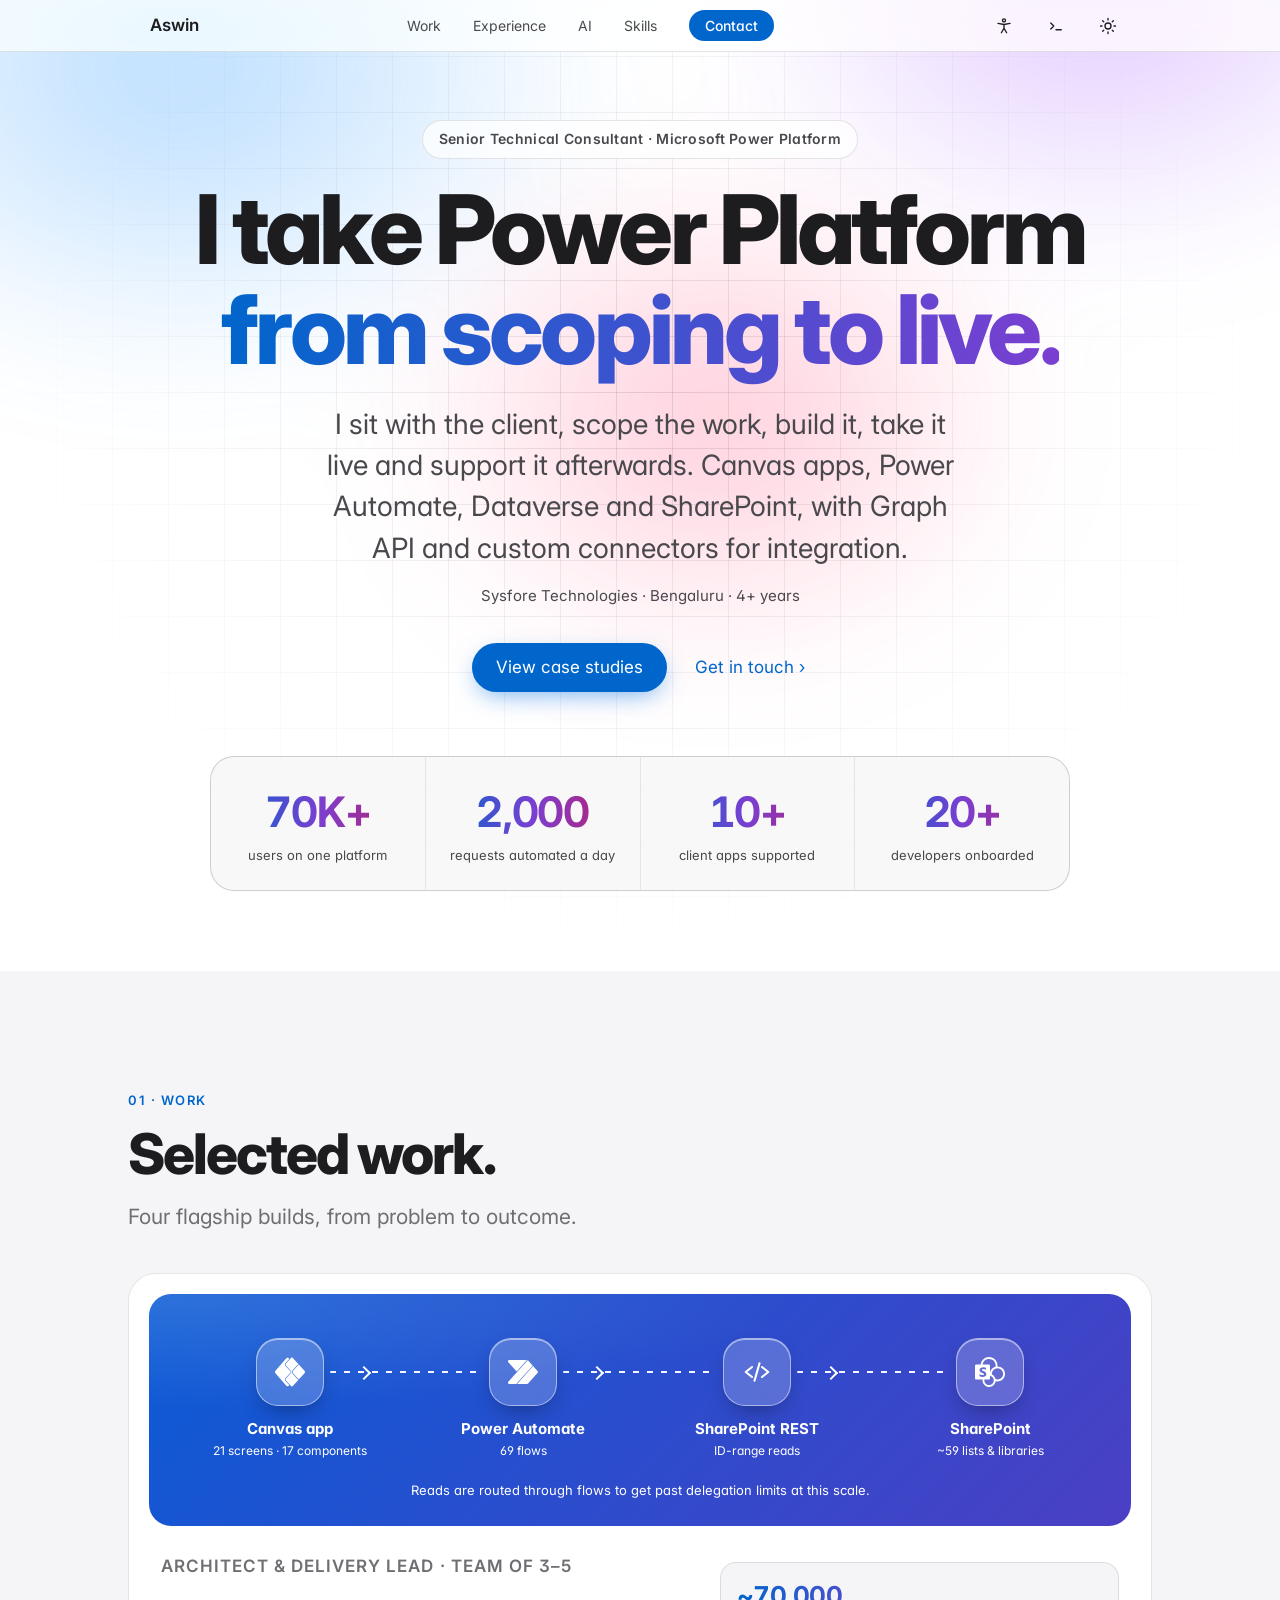
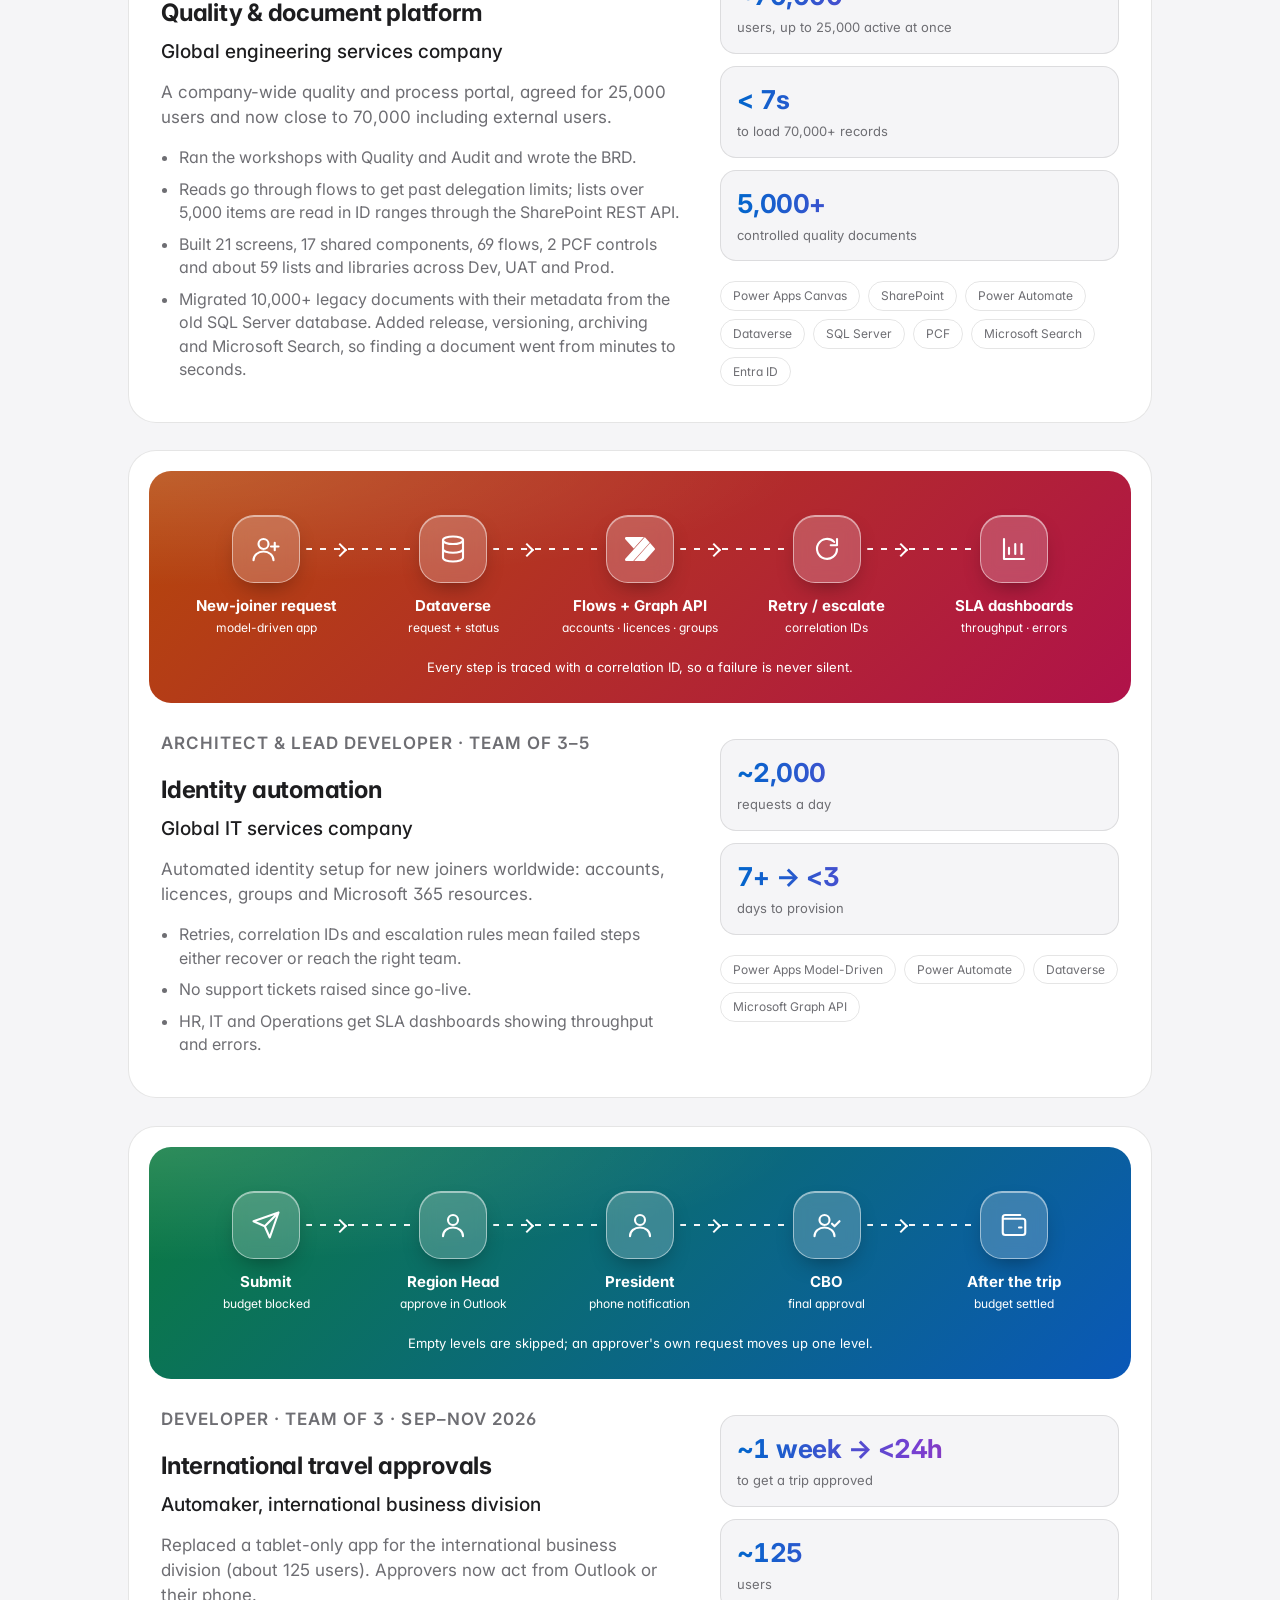
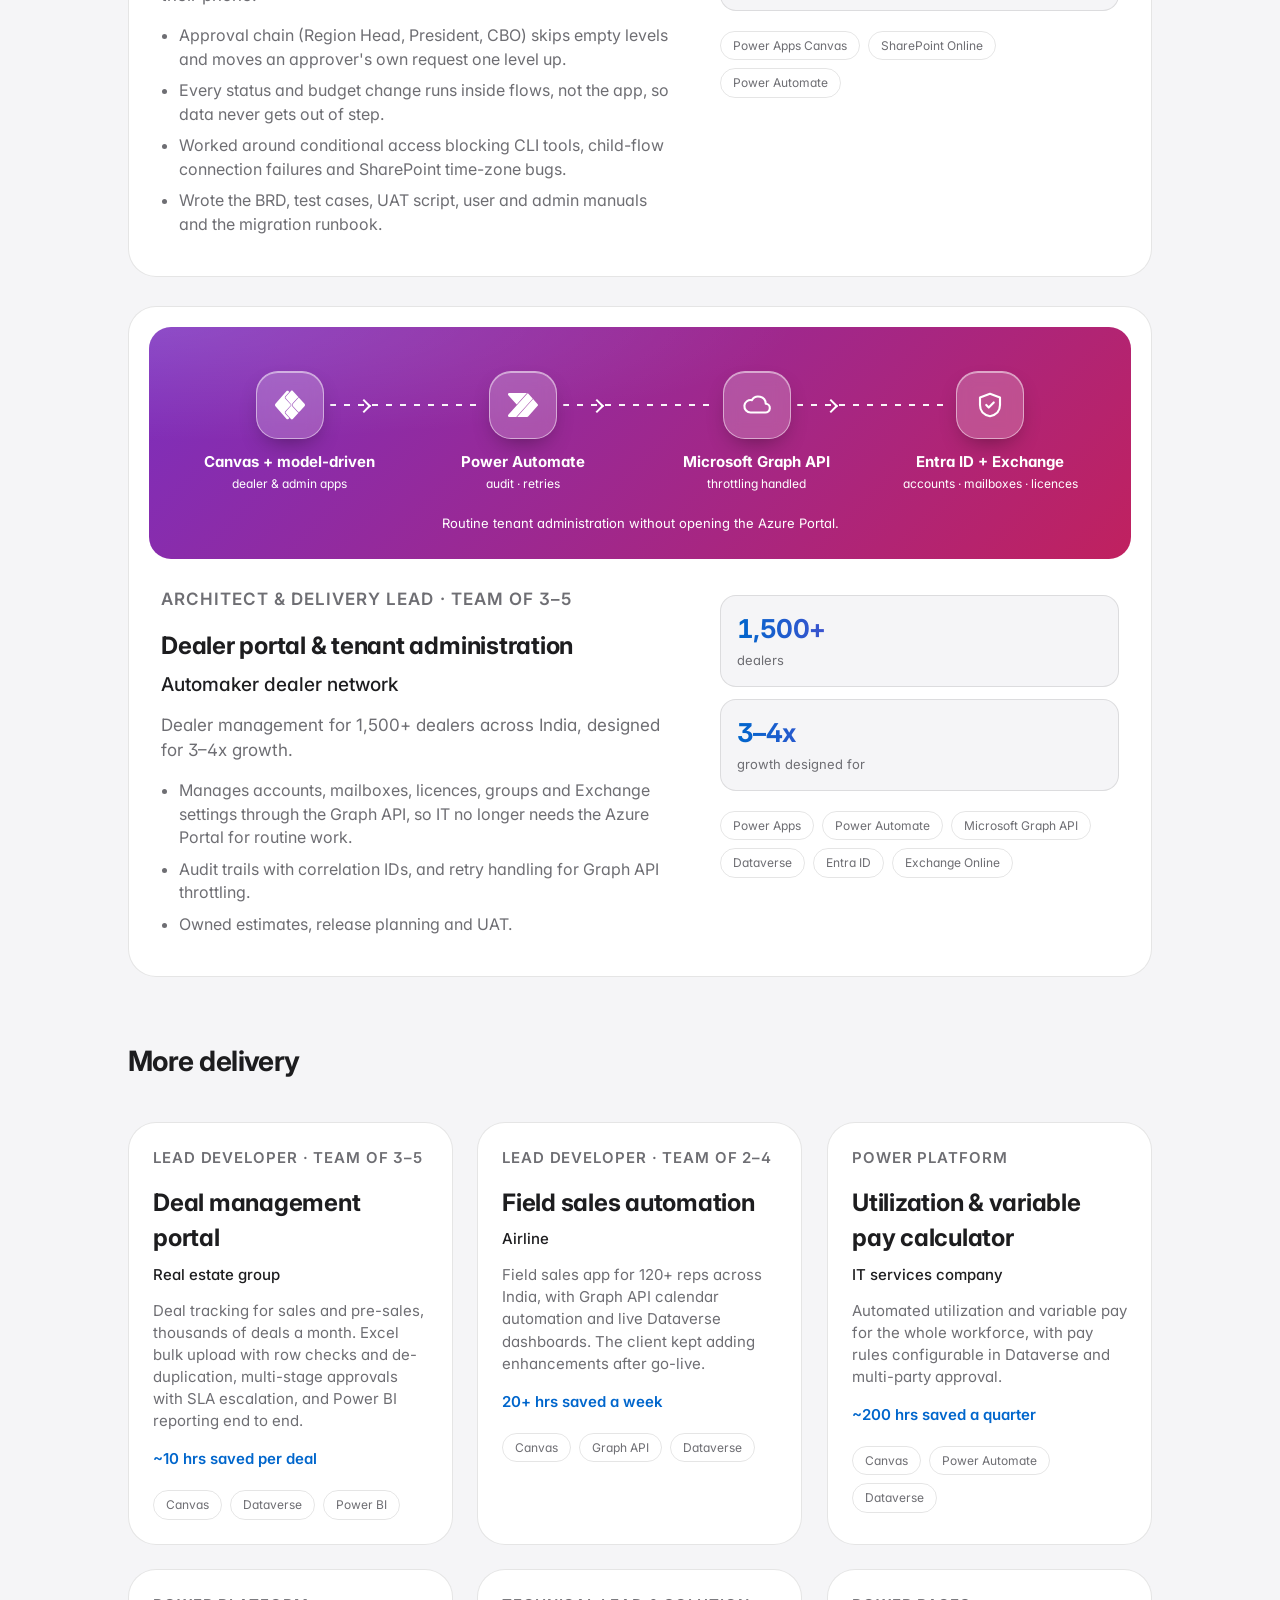
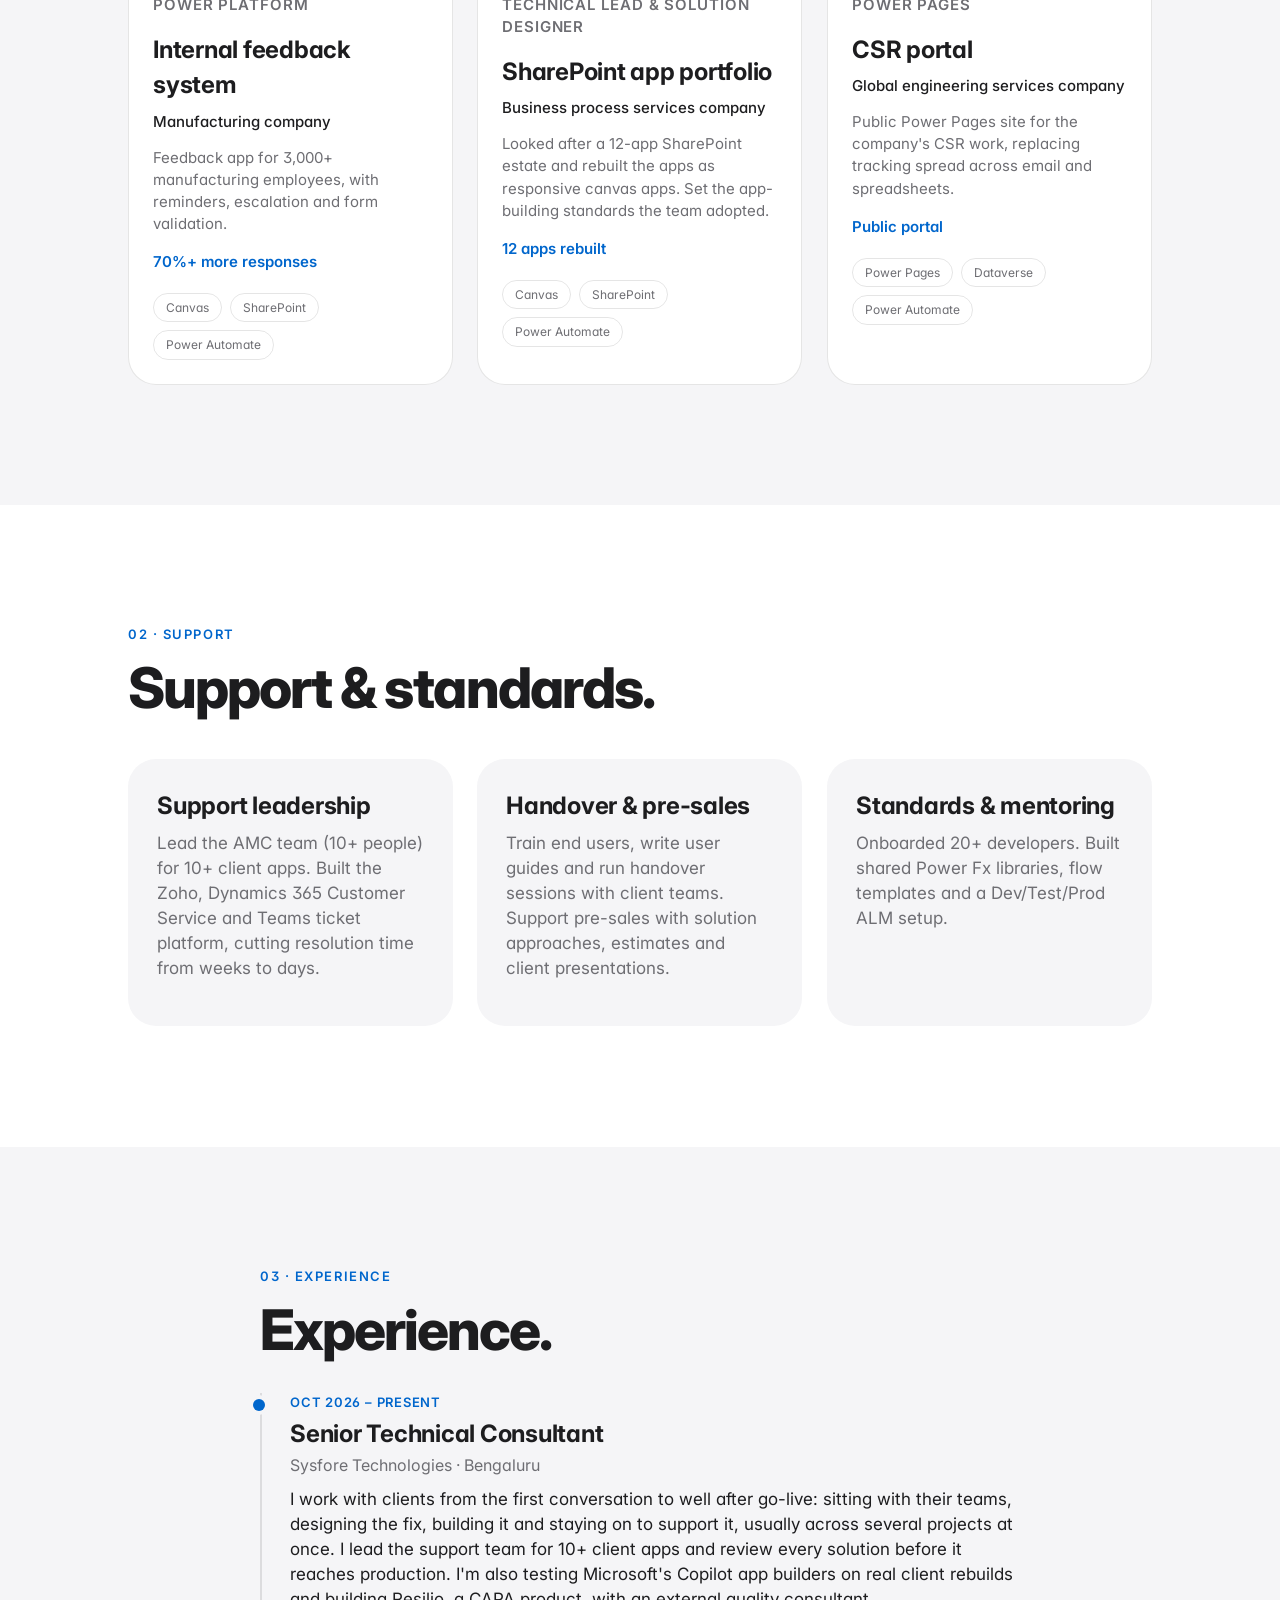
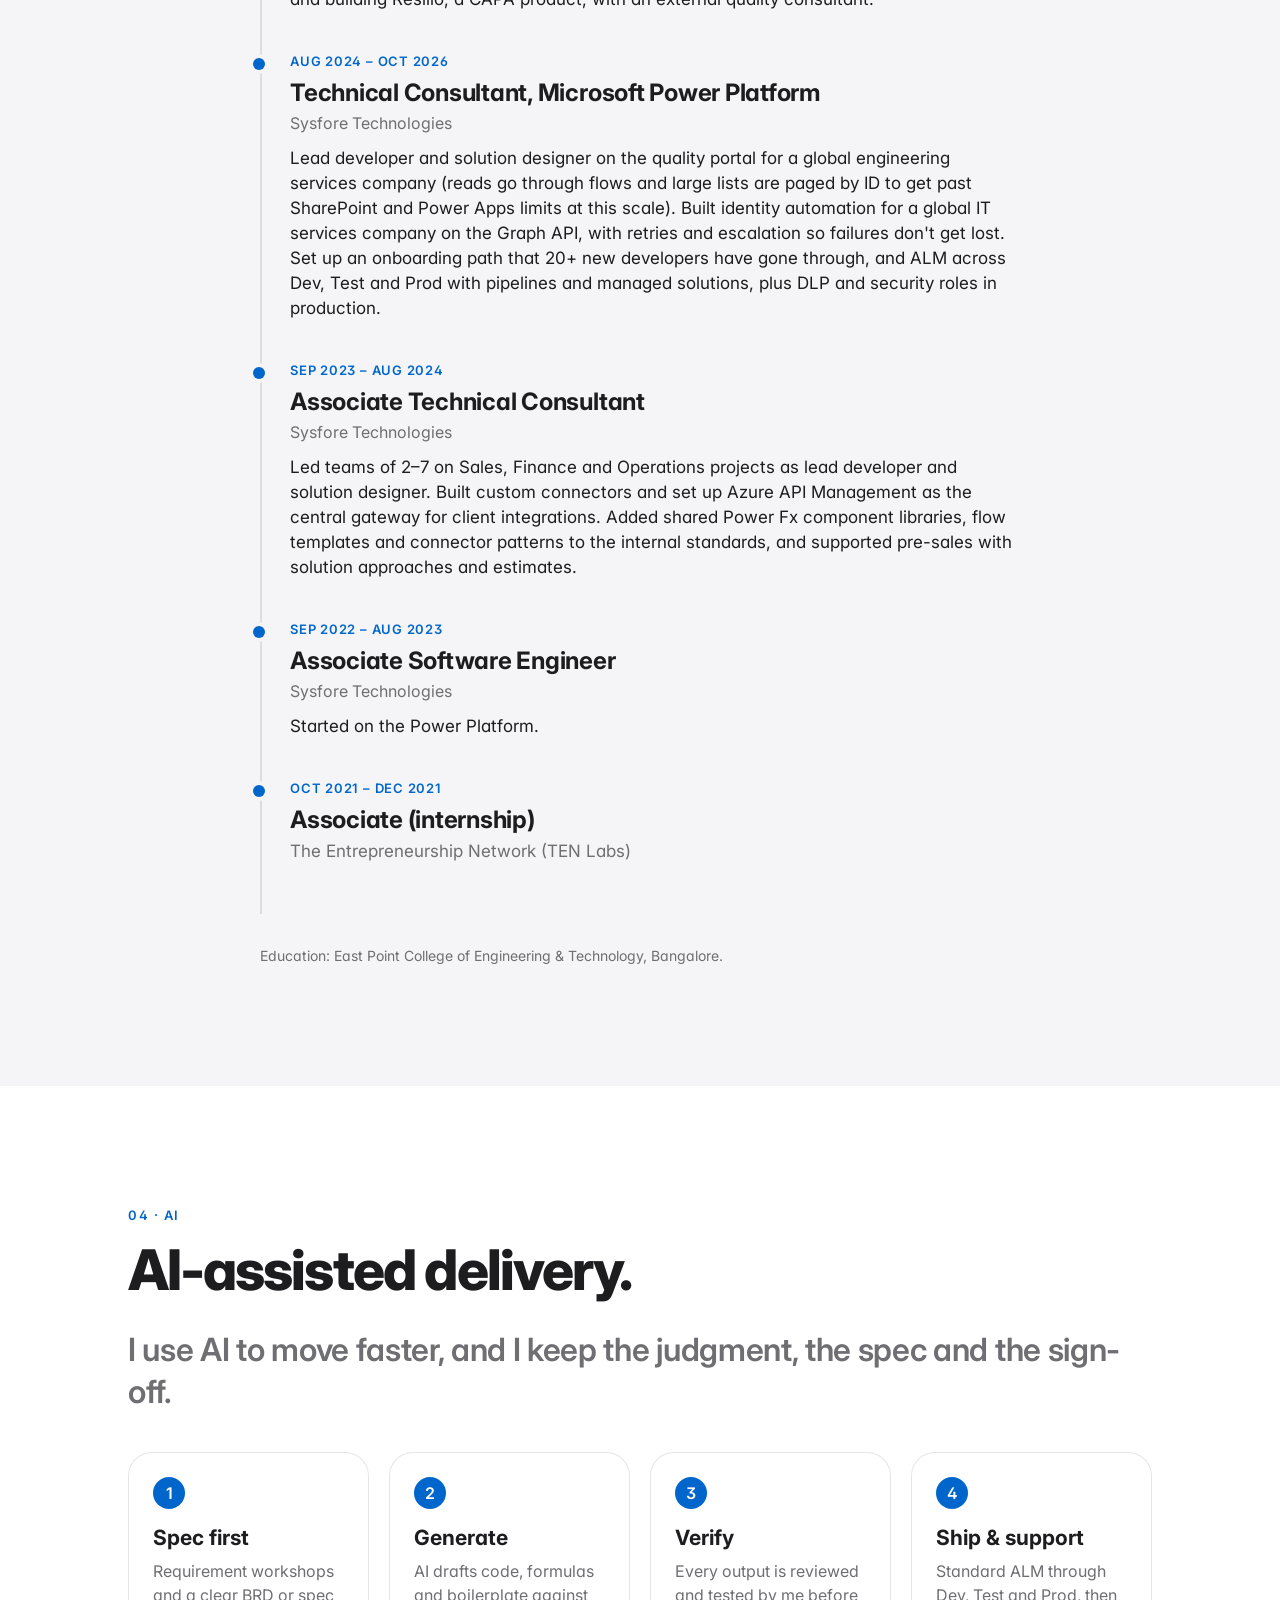
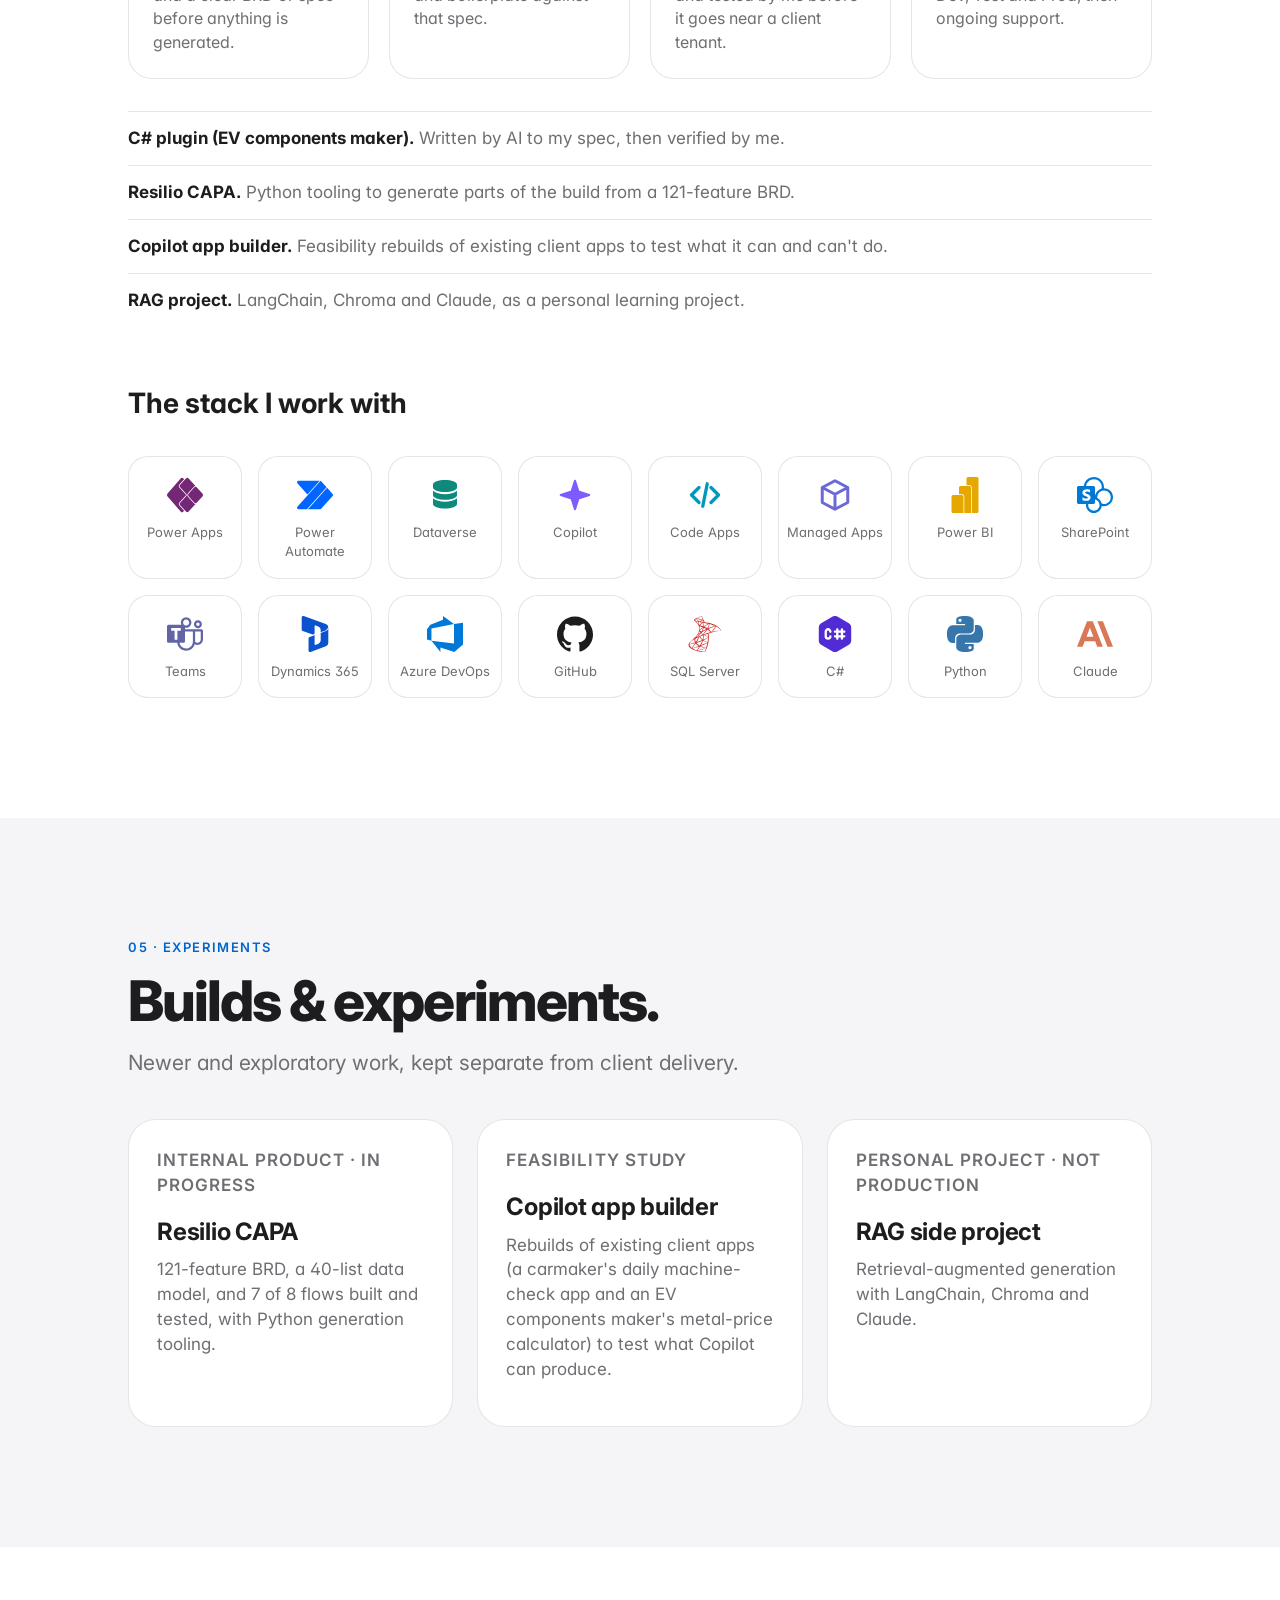
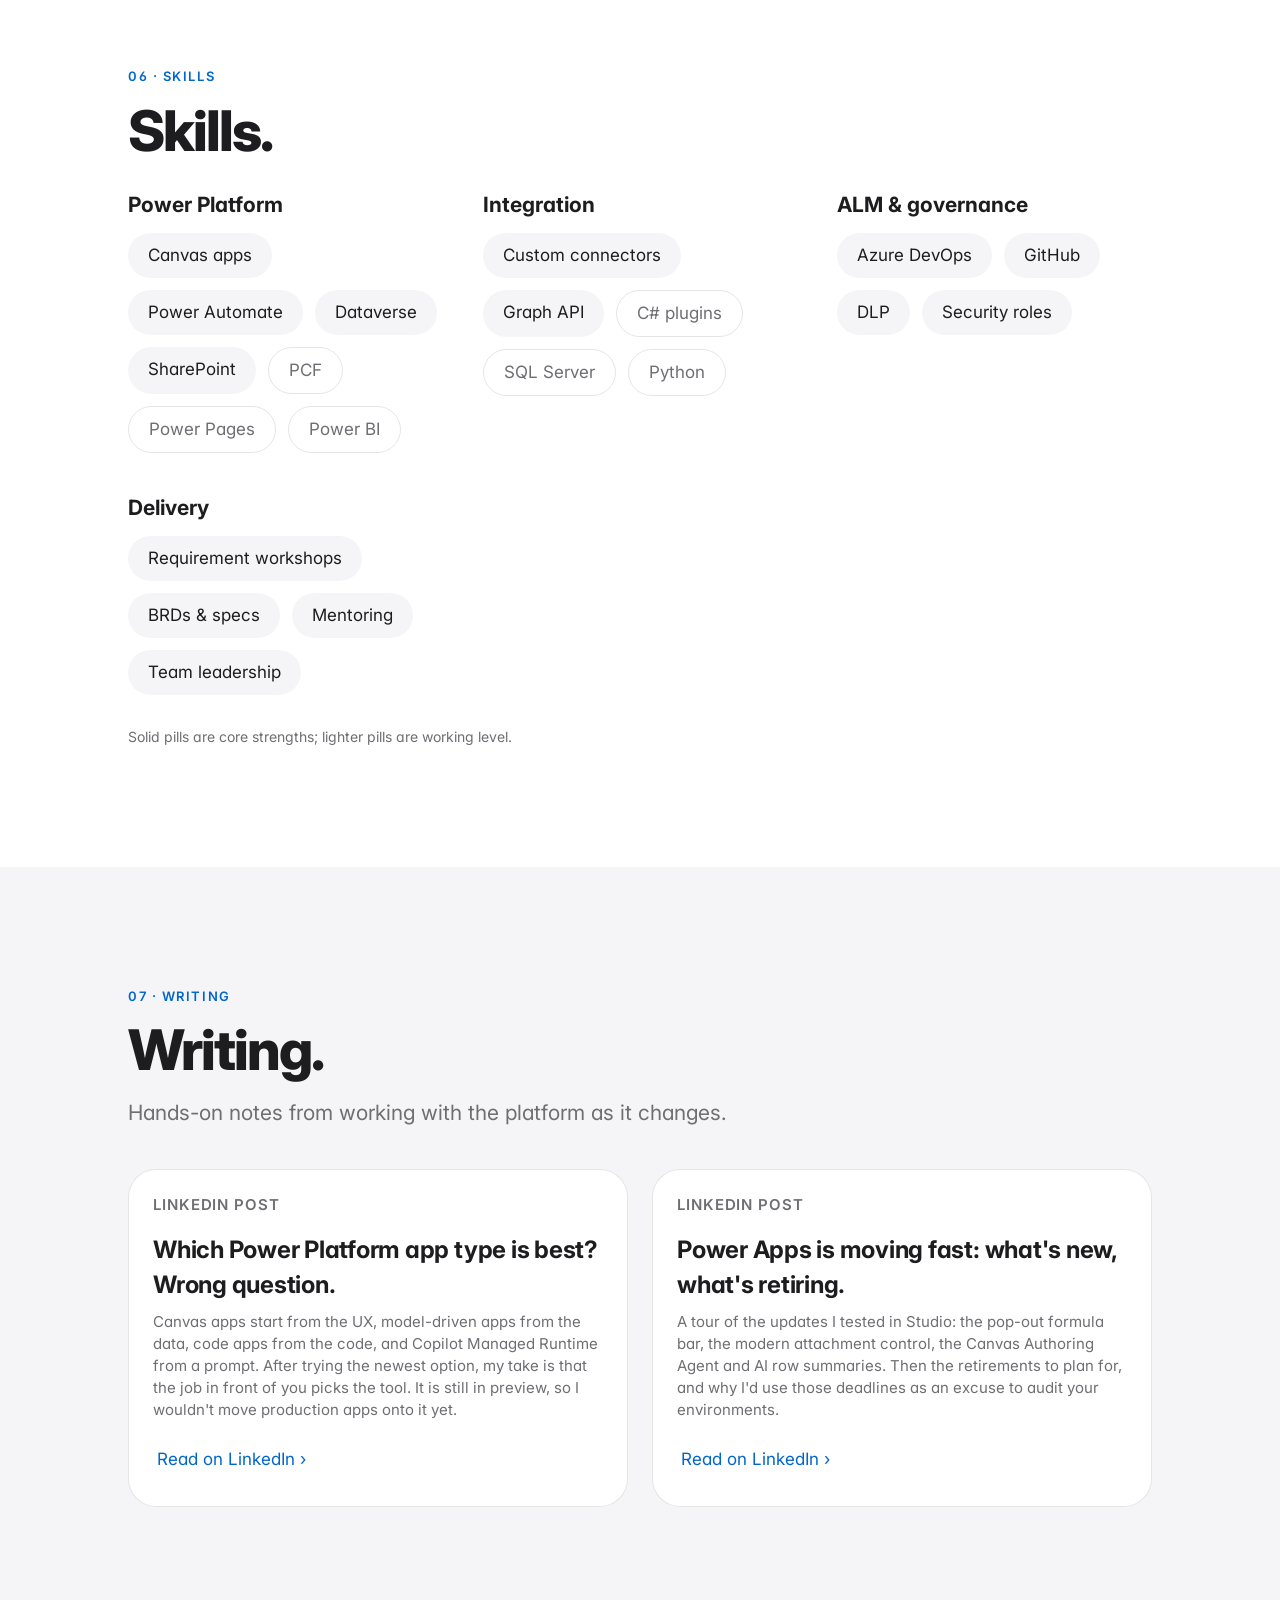
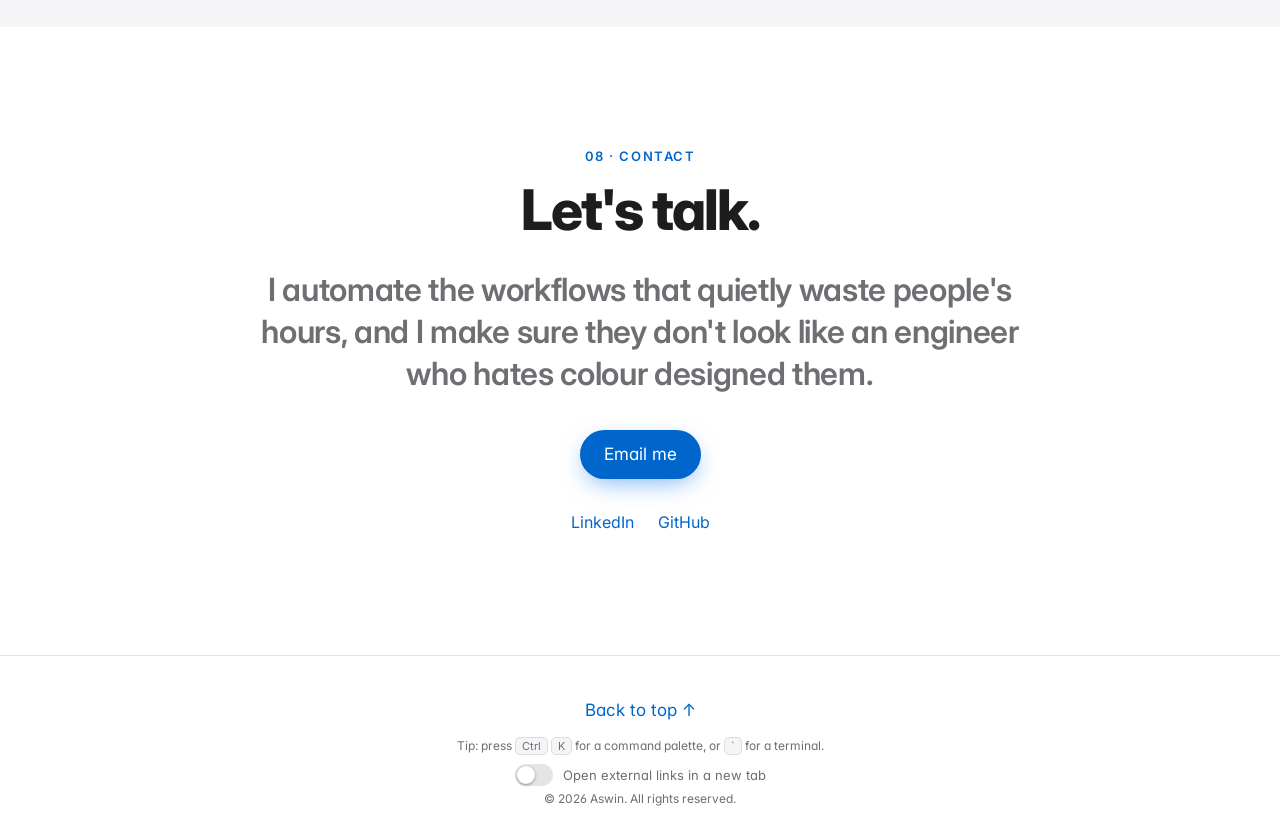
<file: index.html>
<!DOCTYPE html>
<html lang="en">
<head>
  <meta charset="UTF-8">
  <meta name="viewport" content="width=device-width, initial-scale=1">
  <title>Aswin — Power Platform Consultant</title>
  <meta name="description" content="Aswin, Senior Technical Consultant (Microsoft Power Platform) in Bengaluru. End-to-end delivery of canvas apps, Power Automate, Dataverse and SharePoint solutions.">
  <link rel="canonical" href="https://aswin-m-s.github.io/portfolio/">
  <meta property="og:type" content="website">
  <meta property="og:site_name" content="Aswin M S">
  <meta property="og:title" content="Aswin M S | Portfolio">
  <meta property="og:description" content="Senior Technical Consultant, Microsoft Power Platform. Selected work, experience and AI-assisted delivery.">
  <meta property="og:url" content="https://aswin-m-s.github.io/portfolio/">
  <meta property="og:image" content="https://aswin-m-s.github.io/portfolio/og-image.png">
  <meta property="og:image:width" content="1200">
  <meta property="og:image:height" content="630">
  <meta property="og:image:alt" content="Aswin M S, Senior Technical Consultant (Microsoft Power Platform): I take Power Platform from scoping to live.">
  <meta name="twitter:card" content="summary_large_image">
  <meta name="twitter:title" content="Aswin M S | Portfolio">
  <meta name="twitter:description" content="Senior Technical Consultant, Microsoft Power Platform. Selected work, experience and AI-assisted delivery.">
  <meta name="twitter:image" content="https://aswin-m-s.github.io/portfolio/og-image.png">
  <link rel="icon" type="image/svg+xml" href="favicon.svg">
  <link rel="icon" type="image/png" sizes="32x32" href="favicon-32.png">
  <link rel="apple-touch-icon" href="apple-touch-icon.png">
  <script type="application/ld+json">
  {
    "@context": "https://schema.org",
    "@type": "Person",
    "name": "Aswin M S",
    "url": "https://aswin-m-s.github.io/portfolio/",
    "image": "https://aswin-m-s.github.io/portfolio/og-image.png",
    "jobTitle": "Senior Technical Consultant, Microsoft Power Platform",
    "worksFor": { "@type": "Organization", "name": "Sysfore Technologies Pvt. Ltd." },
    "address": { "@type": "PostalAddress", "addressLocality": "Bengaluru", "addressRegion": "Karnataka", "addressCountry": "IN" },
    "knowsAbout": ["Microsoft Power Platform", "Power Apps", "Power Automate", "Dataverse", "SharePoint", "Microsoft Graph API", "Application lifecycle management"],
    "sameAs": ["https://www.linkedin.com/in/aswin-m-s/", "https://github.com/Aswin-M-S"]
  }
  </script>
  <meta name="theme-color" content="#000000">
  <meta name="color-scheme" content="light dark">
  <script>try{var d=document.documentElement,t=localStorage.getItem("theme");if(t)d.setAttribute("data-theme",t);var a=JSON.parse(localStorage.getItem("a11y")||"{}");if(a.ts)d.setAttribute("data-ts",a.ts);["contrast","motion","font","links","spacing"].forEach(function(k){if(a[k])d.classList.add("a11y-"+k)});if(localStorage.getItem("terminal")==="1")d.classList.add("theme-terminal")}catch(e){}</script>
  <link rel="preconnect" href="https://fonts.googleapis.com">
  <link rel="preconnect" href="https://fonts.gstatic.com" crossorigin>
  <link href="https://fonts.googleapis.com/css2?family=Inter:wght@400;500;600;700;800&family=Atkinson+Hyperlegible:wght@400;700&family=JetBrains+Mono:wght@400;500;700&display=swap" rel="stylesheet">
  <link rel="stylesheet" href="styles.css">
</head>
<body>
  <svg width="0" height="0" style="position:absolute" aria-hidden="true" focusable="false">
    <defs>
      <symbol id="i-user" viewBox="0 0 24 24"><circle cx="12" cy="8" r="4"/><path d="M4 21c0-4.4 3.6-7 8-7s8 2.6 8 7"/></symbol>
      <symbol id="i-user-plus" viewBox="0 0 24 24"><circle cx="10" cy="8" r="4"/><path d="M2 21c0-4 3.6-7 8-7s8 3 8 7M19 7v6M16 10h6"/></symbol>
      <symbol id="i-user-check" viewBox="0 0 24 24"><circle cx="10" cy="8" r="4"/><path d="M2 21c0-4 3.6-7 8-7s8 3 8 7M16 11l2 2 4-4"/></symbol>
      <symbol id="i-database" viewBox="0 0 24 24"><ellipse cx="12" cy="5" rx="8" ry="3"/><path d="M4 5v14c0 1.7 3.6 3 8 3s8-1.3 8-3V5M4 12c0 1.7 3.6 3 8 3s8-1.3 8-3"/></symbol>
      <symbol id="i-refresh" viewBox="0 0 24 24"><path d="M20 12a8 8 0 1 1-2.3-5.7M20 4v5h-5"/></symbol>
      <symbol id="i-chart" viewBox="0 0 24 24"><path d="M4 20V4M4 20h16M8 16v-5M13 16V8M18 16v-8"/></symbol>
      <symbol id="i-send" viewBox="0 0 24 24"><path d="M22 2 11 13M22 2l-7 20-4-9-9-4z"/></symbol>
      <symbol id="i-wallet" viewBox="0 0 24 24"><path d="M3 7h16a2 2 0 0 1 2 2v9a2 2 0 0 1-2 2H5a2 2 0 0 1-2-2zM3 7V6a2 2 0 0 1 2-2h12M16 14h2"/></symbol>
      <symbol id="i-cloud" viewBox="0 0 24 24"><path d="M7 18a5 5 0 1 1 .9-9.9A6 6 0 0 1 19 11a3.5 3.5 0 0 1-.5 7z"/></symbol>
      <symbol id="i-shield" viewBox="0 0 24 24"><path d="M12 3 4 6v6c0 5 3.4 8 8 9 4.6-1 8-4 8-9V6zM9 12l2 2 4-4"/></symbol>
      <symbol id="i-code" viewBox="0 0 24 24"><path d="M8 8l-5 4 5 4M16 8l5 4-5 4M14 5l-4 14"/></symbol>
    </defs>
  </svg>
  <a class="skip" href="#top">Skip to content</a>
  <div class="progress" id="progress"></div>
  <nav class="nav" id="nav">
    <div class="nav-inner">
      <a href="#top" class="logo">Aswin</a>
      <div class="nav-right">
      <button class="theme-btn a11y-top" id="a11yBtnTop" type="button" aria-expanded="false" aria-controls="a11yPanel" aria-label="Accessibility options" title="Accessibility options">
        <svg viewBox="0 0 24 24" aria-hidden="true"><circle cx="12" cy="4.5" r="2"/><path d="M4 8.5l8 1.5 8-1.5M12 10v5m0 0-3.5 6M12 15l3.5 6"/></svg>
      </button>
      <button class="theme-btn" id="termBtn" type="button" aria-pressed="false" aria-label="Terminal mode" title="Terminal mode">
        <svg viewBox="0 0 24 24" aria-hidden="true"><path d="M5 8l4 4-4 4M12 17h7"/></svg>
      </button>
      <button class="theme-btn" id="themeBtn" aria-label="Toggle day / night mode" title="Toggle day / night mode">
        <svg class="sun" viewBox="0 0 24 24"><circle cx="12" cy="12" r="4"/><path d="M12 2v2M12 20v2M4.9 4.9l1.4 1.4M17.7 17.7l1.4 1.4M2 12h2M20 12h2M4.9 19.1l1.4-1.4M17.7 6.3l1.4-1.4"/></svg>
        <svg class="moon" viewBox="0 0 24 24"><path d="M21 12.8A9 9 0 1 1 11.2 3 7 7 0 0 0 21 12.8z"/></svg>
      </button>
      <button class="menu-btn" id="menuBtn" aria-label="Toggle menu" aria-expanded="false"><span></span><span></span></button>
      </div>
      <ul class="nav-links" id="navLinks">
        <li><a href="#work">Work</a></li>
        <li><a href="#experience">Experience</a></li>
        <li><a href="#ai">AI</a></li>
        <li><a href="#skills">Skills</a></li>
        <li><a href="#contact" class="nav-cta">Contact</a></li>
      </ul>
    </div>
  </nav>

  <main id="top" tabindex="-1">
    <section class="hero">
      <p class="eyebrow reveal">Senior Technical Consultant · Microsoft Power Platform</p>
      <h1 class="reveal">I take Power Platform<br><span class="gradient">from scoping to live.</span></h1>
      <p class="lead reveal">I sit with the client, scope the work, build it, take it live and support it afterwards. Canvas apps, Power Automate, Dataverse and SharePoint, with Graph API and custom connectors for integration.</p>
      <p class="meta reveal">Sysfore Technologies · Bengaluru · 4+ years</p>
      <div class="cta reveal">
        <a href="#work" class="btn primary">View case studies</a>
        <a href="#contact" class="btn link">Get in touch &rsaquo;</a>
      </div>
      <ul class="hero-stats reveal">
        <li><b data-count="70" data-suffix="K+">70K+</b><span>users on one platform</span></li>
        <li><b data-count="2000" data-suffix="">2,000</b><span>requests automated a day</span></li>
        <li><b data-count="10" data-suffix="+">10+</b><span>client apps supported</span></li>
        <li><b data-count="20" data-suffix="+">20+</b><span>developers onboarded</span></li>
      </ul>
    </section>

    <section class="section alt" id="work">
      <div class="container">
        <p class="kicker reveal">01 · Work</p>
        <h2 class="reveal">Selected work.</h2>
        <p class="sub reveal">Four flagship builds, from problem to outcome.</p>
        <div class="stack-cases">
          <article class="card case full reveal">
            <div class="visual t1"><ol class="flow"><li><span class="ico"><i class="b" style="--icon:url(icons/powerapps.svg)"></i></span><b>Canvas app</b><span class="sub">21 screens · 17 components</span></li><li><span class="ico"><i class="b" style="--icon:url(icons/powerautomate.svg)"></i></span><b>Power Automate</b><span class="sub">69 flows</span></li><li><span class="ico"><svg viewBox="0 0 24 24"><use href="#i-code"/></svg></span><b>SharePoint REST</b><span class="sub">ID-range reads</span></li><li><span class="ico"><i class="b" style="--icon:url(icons/microsoftsharepoint.svg)"></i></span><b>SharePoint</b><span class="sub">~59 lists &amp; libraries</span></li></ol><small>Reads are routed through flows to get past delegation limits at this scale.</small></div>
            <div class="case-body">
              <div>
                <p class="tag">Architect &amp; delivery lead · team of 3–5</p>
                <h3>Quality &amp; document platform</h3>
                <p class="what">Global engineering services company</p>
                <p>A company-wide quality and process portal, agreed for 25,000 users and now close to 70,000 including external users.</p>
                <ul class="bullets"><li>Ran the workshops with Quality and Audit and wrote the BRD.</li><li>Reads go through flows to get past delegation limits; lists over 5,000 items are read in ID ranges through the SharePoint REST API.</li><li>Built 21 screens, 17 shared components, 69 flows, 2 PCF controls and about 59 lists and libraries across Dev, UAT and Prod.</li><li>Migrated 10,000+ legacy documents with their metadata from the old SQL Server database. Added release, versioning, archiving and Microsoft Search, so finding a document went from minutes to seconds.</li></ul>
              </div>
              <div>
                <ul class="metrics"><li><b>~70,000</b><span>users, up to 25,000 active at once</span></li><li><b>&lt; 7s</b><span>to load 70,000+ records</span></li><li><b>5,000+</b><span>controlled quality documents</span></li></ul>
                <ul class="chips"><li>Power Apps Canvas</li><li>SharePoint</li><li>Power Automate</li><li>Dataverse</li><li>SQL Server</li><li>PCF</li><li>Microsoft Search</li><li>Entra ID</li></ul>
              </div>
            </div>
          </article>
          <article class="card case full reveal">
            <div class="visual t2"><ol class="flow"><li><span class="ico"><svg viewBox="0 0 24 24"><use href="#i-user-plus"/></svg></span><b>New-joiner request</b><span class="sub">model-driven app</span></li><li><span class="ico"><svg viewBox="0 0 24 24"><use href="#i-database"/></svg></span><b>Dataverse</b><span class="sub">request + status</span></li><li><span class="ico"><i class="b" style="--icon:url(icons/powerautomate.svg)"></i></span><b>Flows + Graph API</b><span class="sub">accounts · licences · groups</span></li><li><span class="ico"><svg viewBox="0 0 24 24"><use href="#i-refresh"/></svg></span><b>Retry / escalate</b><span class="sub">correlation IDs</span></li><li><span class="ico"><svg viewBox="0 0 24 24"><use href="#i-chart"/></svg></span><b>SLA dashboards</b><span class="sub">throughput · errors</span></li></ol><small>Every step is traced with a correlation ID, so a failure is never silent.</small></div>
            <div class="case-body">
              <div>
                <p class="tag">Architect &amp; lead developer · team of 3–5</p>
                <h3>Identity automation</h3>
                <p class="what">Global IT services company</p>
                <p>Automated identity setup for new joiners worldwide: accounts, licences, groups and Microsoft 365 resources.</p>
                <ul class="bullets"><li>Retries, correlation IDs and escalation rules mean failed steps either recover or reach the right team.</li><li>No support tickets raised since go-live.</li><li>HR, IT and Operations get SLA dashboards showing throughput and errors.</li></ul>
              </div>
              <div>
                <ul class="metrics"><li><b>~2,000</b><span>requests a day</span></li><li><b>7+ → &lt;3</b><span>days to provision</span></li></ul>
                <ul class="chips"><li>Power Apps Model-Driven</li><li>Power Automate</li><li>Dataverse</li><li>Microsoft Graph API</li></ul>
              </div>
            </div>
          </article>
          <article class="card case full reveal">
            <div class="visual t3"><ol class="flow"><li><span class="ico"><svg viewBox="0 0 24 24"><use href="#i-send"/></svg></span><b>Submit</b><span class="sub">budget blocked</span></li><li><span class="ico"><svg viewBox="0 0 24 24"><use href="#i-user"/></svg></span><b>Region Head</b><span class="sub">approve in Outlook</span></li><li><span class="ico"><svg viewBox="0 0 24 24"><use href="#i-user"/></svg></span><b>President</b><span class="sub">phone notification</span></li><li><span class="ico"><svg viewBox="0 0 24 24"><use href="#i-user-check"/></svg></span><b>CBO</b><span class="sub">final approval</span></li><li><span class="ico"><svg viewBox="0 0 24 24"><use href="#i-wallet"/></svg></span><b>After the trip</b><span class="sub">budget settled</span></li></ol><small>Empty levels are skipped; an approver's own request moves up one level.</small></div>
            <div class="case-body">
              <div>
                <p class="tag">Developer · team of 3 · Sep–Nov 2026</p>
                <h3>International travel approvals</h3>
                <p class="what">Automaker, international business division</p>
                <p>Replaced a tablet-only app for the international business division (about 125 users). Approvers now act from Outlook or their phone.</p>
                <ul class="bullets"><li>Approval chain (Region Head, President, CBO) skips empty levels and moves an approver's own request one level up.</li><li>Every status and budget change runs inside flows, not the app, so data never gets out of step.</li><li>Worked around conditional access blocking CLI tools, child-flow connection failures and SharePoint time-zone bugs.</li><li>Wrote the BRD, test cases, UAT script, user and admin manuals and the migration runbook.</li></ul>
              </div>
              <div>
                <ul class="metrics"><li><b>~1 week → &lt;24h</b><span>to get a trip approved</span></li><li><b>~125</b><span>users</span></li></ul>
                <ul class="chips"><li>Power Apps Canvas</li><li>SharePoint Online</li><li>Power Automate</li></ul>
              </div>
            </div>
          </article>
          <article class="card case full reveal">
            <div class="visual t4"><ol class="flow"><li><span class="ico"><i class="b" style="--icon:url(icons/powerapps.svg)"></i></span><b>Canvas + model-driven</b><span class="sub">dealer &amp; admin apps</span></li><li><span class="ico"><i class="b" style="--icon:url(icons/powerautomate.svg)"></i></span><b>Power Automate</b><span class="sub">audit · retries</span></li><li><span class="ico"><svg viewBox="0 0 24 24"><use href="#i-cloud"/></svg></span><b>Microsoft Graph API</b><span class="sub">throttling handled</span></li><li><span class="ico"><svg viewBox="0 0 24 24"><use href="#i-shield"/></svg></span><b>Entra ID + Exchange</b><span class="sub">accounts · mailboxes · licences</span></li></ol><small>Routine tenant administration without opening the Azure Portal.</small></div>
            <div class="case-body">
              <div>
                <p class="tag">Architect &amp; delivery lead · team of 3–5</p>
                <h3>Dealer portal &amp; tenant administration</h3>
                <p class="what">Automaker dealer network</p>
                <p>Dealer management for 1,500+ dealers across India, designed for 3–4x growth.</p>
                <ul class="bullets"><li>Manages accounts, mailboxes, licences, groups and Exchange settings through the Graph API, so IT no longer needs the Azure Portal for routine work.</li><li>Audit trails with correlation IDs, and retry handling for Graph API throttling.</li><li>Owned estimates, release planning and UAT.</li></ul>
              </div>
              <div>
                <ul class="metrics"><li><b>1,500+</b><span>dealers</span></li><li><b>3–4x</b><span>growth designed for</span></li></ul>
                <ul class="chips"><li>Power Apps</li><li>Power Automate</li><li>Microsoft Graph API</li><li>Dataverse</li><li>Entra ID</li><li>Exchange Online</li></ul>
              </div>
            </div>
          </article>
        </div>
        <h3 class="reveal more-title">More delivery</h3>
        <div class="grid three">
          <article class="card mini reveal">
            <p class="tag">Lead developer · team of 3–5</p>
            <h3>Deal management portal</h3>
            <p class="what">Real estate group</p>
            <p>Deal tracking for sales and pre-sales, thousands of deals a month. Excel bulk upload with row checks and de-duplication, multi-stage approvals with SLA escalation, and Power BI reporting end to end.</p>
            <p class="metric-line">~10 hrs saved per deal</p>
            <ul class="chips"><li>Canvas</li><li>Dataverse</li><li>Power BI</li></ul>
          </article>
          <article class="card mini reveal">
            <p class="tag">Lead developer · team of 2–4</p>
            <h3>Field sales automation</h3>
            <p class="what">Airline</p>
            <p>Field sales app for 120+ reps across India, with Graph API calendar automation and live Dataverse dashboards. The client kept adding enhancements after go-live.</p>
            <p class="metric-line">20+ hrs saved a week</p>
            <ul class="chips"><li>Canvas</li><li>Graph API</li><li>Dataverse</li></ul>
          </article>
          <article class="card mini reveal">
            <p class="tag">Power Platform</p>
            <h3>Utilization &amp; variable pay calculator</h3>
            <p class="what">IT services company</p>
            <p>Automated utilization and variable pay for the whole workforce, with pay rules configurable in Dataverse and multi-party approval.</p>
            <p class="metric-line">~200 hrs saved a quarter</p>
            <ul class="chips"><li>Canvas</li><li>Power Automate</li><li>Dataverse</li></ul>
          </article>
          <article class="card mini reveal">
            <p class="tag">Power Platform</p>
            <h3>Internal feedback system</h3>
            <p class="what">Manufacturing company</p>
            <p>Feedback app for 3,000+ manufacturing employees, with reminders, escalation and form validation.</p>
            <p class="metric-line">70%+ more responses</p>
            <ul class="chips"><li>Canvas</li><li>SharePoint</li><li>Power Automate</li></ul>
          </article>
          <article class="card mini reveal">
            <p class="tag">Technical lead &amp; solution designer</p>
            <h3>SharePoint app portfolio</h3>
            <p class="what">Business process services company</p>
            <p>Looked after a 12-app SharePoint estate and rebuilt the apps as responsive canvas apps. Set the app-building standards the team adopted.</p>
            <p class="metric-line">12 apps rebuilt</p>
            <ul class="chips"><li>Canvas</li><li>SharePoint</li><li>Power Automate</li></ul>
          </article>
          <article class="card mini reveal">
            <p class="tag">Power Pages</p>
            <h3>CSR portal</h3>
            <p class="what">Global engineering services company</p>
            <p>Public Power Pages site for the company's CSR work, replacing tracking spread across email and spreadsheets.</p>
            <p class="metric-line">Public portal</p>
            <ul class="chips"><li>Power Pages</li><li>Dataverse</li><li>Power Automate</li></ul>
          </article>
        </div>
      </div>
    </section>

    <section class="section" id="support">
      <div class="container">
        <p class="kicker reveal">02 · Support</p>
        <h2 class="reveal">Support &amp; standards.</h2>
        <div class="grid three">
          <article class="card plain reveal">
            <h3>Support leadership</h3>
            <p>Lead the AMC team (10+ people) for 10+ client apps. Built the Zoho, Dynamics 365 Customer Service and Teams ticket platform, cutting resolution time from weeks to days.</p>
          </article>
          <article class="card plain reveal">
            <h3>Handover &amp; pre-sales</h3>
            <p>Train end users, write user guides and run handover sessions with client teams. Support pre-sales with solution approaches, estimates and client presentations.</p>
          </article>
          <article class="card plain reveal">
            <h3>Standards &amp; mentoring</h3>
            <p>Onboarded 20+ developers. Built shared Power Fx libraries, flow templates and a Dev/Test/Prod ALM setup.</p>
          </article>
        </div>
      </div>
    </section>

    <section class="section alt" id="experience">
      <div class="container narrow">
        <p class="kicker reveal">03 · Experience</p>
        <h2 class="reveal">Experience.</h2>
        <ol class="timeline">
          <li class="reveal">
            <p class="when">Oct 2026 – Present</p>
            <h3>Senior Technical Consultant</h3>
            <p class="org">Sysfore Technologies · Bengaluru</p>
            <p>I work with clients from the first conversation to well after go-live: sitting with their teams, designing the fix, building it and staying on to support it, usually across several projects at once. I lead the support team for 10+ client apps and review every solution before it reaches production. I'm also testing Microsoft's Copilot app builders on real client rebuilds and building Resilio, a CAPA product, with an external quality consultant.</p>
          </li>
          <li class="reveal">
            <p class="when">Aug 2024 – Oct 2026</p>
            <h3>Technical Consultant, Microsoft Power Platform</h3>
            <p class="org">Sysfore Technologies</p>
            <p>Lead developer and solution designer on the quality portal for a global engineering services company (reads go through flows and large lists are paged by ID to get past SharePoint and Power Apps limits at this scale). Built identity automation for a global IT services company on the Graph API, with retries and escalation so failures don't get lost. Set up an onboarding path that 20+ new developers have gone through, and ALM across Dev, Test and Prod with pipelines and managed solutions, plus DLP and security roles in production.</p>
          </li>
          <li class="reveal">
            <p class="when">Sep 2023 – Aug 2024</p>
            <h3>Associate Technical Consultant</h3>
            <p class="org">Sysfore Technologies</p>
            <p>Led teams of 2–7 on Sales, Finance and Operations projects as lead developer and solution designer. Built custom connectors and set up Azure API Management as the central gateway for client integrations. Added shared Power Fx component libraries, flow templates and connector patterns to the internal standards, and supported pre-sales with solution approaches and estimates.</p>
          </li>
          <li class="reveal">
            <p class="when">Sep 2022 – Aug 2023</p>
            <h3>Associate Software Engineer</h3>
            <p class="org">Sysfore Technologies</p>
            <p>Started on the Power Platform.</p>
          </li>
          <li class="reveal">
            <p class="when">Oct 2021 – Dec 2021</p>
            <h3>Associate (internship)</h3>
            <p class="org">The Entrepreneurship Network (TEN Labs)</p>
          </li>
        </ol>
        <p class="note reveal">Education: East Point College of Engineering &amp; Technology, Bangalore.</p>
      </div>
    </section>

    <section class="section" id="ai">
      <div class="container">
        <p class="kicker reveal">04 · AI</p>
        <h2 class="reveal">AI-assisted delivery.</h2>
        <p class="big reveal">I use AI to move faster, and I keep the judgment, the spec and the sign-off.</p>
        <ol class="steps">
          <li class="step reveal"><h3>Spec first</h3><p>Requirement workshops and a clear BRD or spec before anything is generated.</p></li>
          <li class="step reveal"><h3>Generate</h3><p>AI drafts code, formulas and boilerplate against that spec.</p></li>
          <li class="step reveal"><h3>Verify</h3><p>Every output is reviewed and tested by me before it goes near a client tenant.</p></li>
          <li class="step reveal"><h3>Ship &amp; support</h3><p>Standard ALM through Dev, Test and Prod, then ongoing support.</p></li>
        </ol>
        <ul class="ai-proof reveal">
          <li><strong>C# plugin (EV components maker).</strong> Written by AI to my spec, then verified by me.</li>
          <li><strong>Resilio CAPA.</strong> Python tooling to generate parts of the build from a 121-feature BRD.</li>
          <li><strong>Copilot app builder.</strong> Feasibility rebuilds of existing client apps to test what it can and can't do.</li>
          <li><strong>RAG project.</strong> LangChain, Chroma and Claude, as a personal learning project.</li>
        </ul>
        <h3 class="reveal" style="margin-top:56px;font-size:28px">The stack I work with</h3>
        <ul class="stack reveal">
          <li><i style="--icon:url(icons/powerapps.svg);--c:#742774"></i>Power Apps</li>
          <li><i style="--icon:url(icons/powerautomate.svg);--c:#0066FF"></i>Power Automate</li>
          <li><i style="--icon:url(icons/dataverse.svg);--c:#0E8A7D"></i>Dataverse</li>
          <li><i style="--icon:url(icons/copilot.svg);--c:#7C5CFF"></i>Copilot</li>
          <li><i style="--icon:url(icons/codeapps.svg);--c:#0099BC"></i>Code Apps</li>
          <li><i style="--icon:url(icons/managedapps.svg);--c:#6B69D6"></i>Managed Apps</li>
          <li><i style="--icon:url(icons/powerbi.svg);--c:#E5A800"></i>Power BI</li>
          <li><i style="--icon:url(icons/microsoftsharepoint.svg);--c:#0078D4"></i>SharePoint</li>
          <li><i style="--icon:url(icons/microsoftteams.svg);--c:#6264A7"></i>Teams</li>
          <li><i style="--icon:url(icons/dynamics365.svg);--c:#0B53CE"></i>Dynamics 365</li>
          <li><i style="--icon:url(icons/azuredevops.svg);--c:#0078D7"></i>Azure DevOps</li>
          <li><i style="--icon:url(icons/github.svg)"></i>GitHub</li>
          <li><i style="--icon:url(icons/microsoftsqlserver.svg);--c:#CC2927"></i>SQL Server</li>
          <li><i style="--icon:url(icons/csharp.svg);--c:#512BD4"></i>C#</li>
          <li><i style="--icon:url(icons/python.svg);--c:#3776AB"></i>Python</li>
          <li><i style="--icon:url(icons/anthropic.svg);--c:#D97757"></i>Claude</li>
        </ul>
      </div>
    </section>

    <section class="section alt" id="experiments">
      <div class="container">
        <p class="kicker reveal">05 · Experiments</p>
        <h2 class="reveal">Builds &amp; experiments.</h2>
        <p class="sub reveal">Newer and exploratory work, kept separate from client delivery.</p>
        <div class="grid three">
          <article class="card reveal">
            <p class="tag">Internal product · in progress</p>
            <h3>Resilio CAPA</h3>
            <p>121-feature BRD, a 40-list data model, and 7 of 8 flows built and tested, with Python generation tooling.</p>
          </article>
          <article class="card reveal">
            <p class="tag">Feasibility study</p>
            <h3>Copilot app builder</h3>
            <p>Rebuilds of existing client apps (a carmaker's daily machine-check app and an EV components maker's metal-price calculator) to test what Copilot can produce.</p>
          </article>
          <article class="card reveal">
            <p class="tag">Personal project · not production</p>
            <h3>RAG side project</h3>
            <p>Retrieval-augmented generation with LangChain, Chroma and Claude.</p>
          </article>
        </div>
      </div>
    </section>

    <section class="section" id="skills">
      <div class="container">
        <p class="kicker reveal">06 · Skills</p>
        <h2 class="reveal">Skills.</h2>
        <div class="skill-groups">
          <div class="reveal">
            <h3>Power Platform</h3>
            <ul class="pills"><li>Canvas apps</li><li>Power Automate</li><li>Dataverse</li><li>SharePoint</li><li class="soft">PCF</li><li class="soft">Power Pages</li><li class="soft">Power BI</li></ul>
          </div>
          <div class="reveal">
            <h3>Integration</h3>
            <ul class="pills"><li>Custom connectors</li><li>Graph API</li><li class="soft">C# plugins</li><li class="soft">SQL Server</li><li class="soft">Python</li></ul>
          </div>
          <div class="reveal">
            <h3>ALM &amp; governance</h3>
            <ul class="pills"><li>Azure DevOps</li><li>GitHub</li><li>DLP</li><li>Security roles</li></ul>
          </div>
          <div class="reveal">
            <h3>Delivery</h3>
            <ul class="pills"><li>Requirement workshops</li><li>BRDs &amp; specs</li><li>Mentoring</li><li>Team leadership</li></ul>
          </div>
        </div>
        <p class="note reveal">Solid pills are core strengths; lighter pills are working level.</p>
      </div>
    </section>

    <section class="section alt" id="writing">
      <div class="container">
        <p class="kicker reveal">07 · Writing</p>
        <h2 class="reveal">Writing.</h2>
        <p class="sub reveal">Hands-on notes from working with the platform as it changes.</p>
        <div class="grid two">
          <article class="card mini reveal">
            <p class="tag">LinkedIn post</p>
            <h3>Which Power Platform app type is best? Wrong question.</h3>
            <p>Canvas apps start from the UX, model-driven apps from the data, code apps from the code, and Copilot Managed Runtime from a prompt. After trying the newest option, my take is that the job in front of you picks the tool. It is still in preview, so I wouldn't move production apps onto it yet.</p>
            <a class="btn link" href="https://www.linkedin.com/in/aswin-m-s/recent-activity/all/">Read on LinkedIn &rsaquo;</a>
          </article>
          <article class="card mini reveal">
            <p class="tag">LinkedIn post</p>
            <h3>Power Apps is moving fast: what's new, what's retiring.</h3>
            <p>A tour of the updates I tested in Studio: the pop-out formula bar, the modern attachment control, the Canvas Authoring Agent and AI row summaries. Then the retirements to plan for, and why I'd use those deadlines as an excuse to audit your environments.</p>
            <a class="btn link" href="https://www.linkedin.com/in/aswin-m-s/recent-activity/all/">Read on LinkedIn &rsaquo;</a>
          </article>
        </div>
      </div>
    </section>

    <section class="section" id="contact">
      <div class="container narrow center">
        <p class="kicker reveal">08 · Contact</p>
        <h2 class="reveal">Let's talk.</h2>
        <p class="big reveal">I automate the workflows that quietly waste people's hours, and I make sure they don't look like an engineer who hates colour designed them.</p>
        <div class="cta reveal">
          <a href="mailto:aswinms273@gmail.com" class="btn primary">Email me</a>
        </div>
        <p class="social reveal">
          <a href="https://www.linkedin.com/in/aswin-m-s/">LinkedIn</a>
          <a href="https://github.com/Aswin-M-S">GitHub</a>
        </p>
      </div>
    </section>
  </main>

  <footer class="footer">
    <p><a class="btn link" href="#top">Back to top &uarr;</a></p>
    <p class="tip">Tip: press <kbd>Ctrl</kbd> <kbd>K</kbd> for a command palette, or <kbd>`</kbd> for a terminal.</p>
    <label class="newtab-toggle">
      <input type="checkbox" id="newTabToggle">
      <span class="switch" aria-hidden="true"></span>
      <span>Open external links in a new tab</span>
    </label>
    <p>&copy; <span id="year"></span> Aswin. All rights reserved.</p>
  </footer>

  <section class="a11y-panel" id="a11yPanel" role="dialog" aria-label="Accessibility options" hidden>
    <div class="a11y-head">
      <h2>Accessibility</h2>
      <button type="button" class="a11y-close" id="a11yClose" aria-label="Close accessibility options">&times;</button>
    </div>
    <div class="a11y-row">
      <span id="tsLabel">Text size</span>
      <div class="a11y-seg" role="group" aria-labelledby="tsLabel">
        <button type="button" data-ts="0" aria-pressed="true">A</button>
        <button type="button" data-ts="1" aria-pressed="false">A+</button>
        <button type="button" data-ts="2" aria-pressed="false">A++</button>
      </div>
    </div>
    <label class="a11y-opt"><input type="checkbox" data-opt="contrast"><span class="switch" aria-hidden="true"></span><span>High contrast</span></label>
    <label class="a11y-opt"><input type="checkbox" data-opt="motion"><span class="switch" aria-hidden="true"></span><span>Reduce motion</span></label>
    <label class="a11y-opt"><input type="checkbox" data-opt="font"><span class="switch" aria-hidden="true"></span><span>Readable font</span></label>
    <label class="a11y-opt"><input type="checkbox" data-opt="spacing"><span class="switch" aria-hidden="true"></span><span>More text spacing</span></label>
    <label class="a11y-opt"><input type="checkbox" data-opt="links"><span class="switch" aria-hidden="true"></span><span>Underline links</span></label>
    <button type="button" class="a11y-reset" id="a11yReset">Reset all</button>
  </section>

  <script data-goatcounter="https://aswinms.goatcounter.com/count" async src="https://gc.zgo.at/count.js"></script>
  <script src="script.js"></script>
  <script src="nerd.js"></script>
</body>
</html>
</file>
<file: styles.css>
:root {
  --bg: #fff;
  --bg-alt: #f5f5f7;
  --text: #1d1d1f;
  --muted: #6e6e73;
  --accent: #0066cc;
  --btn: #0066cc;
  --card: #fff;
  --nav: rgba(255, 255, 255, .72);
  --line: rgba(0, 0, 0, .1);
}
@media (prefers-color-scheme: dark) {
  :root:not([data-theme="light"]) {
    --bg: #000; --bg-alt: #111113; --text: #f5f5f7; --muted: #a1a1a6;
    --accent: #2997ff; --btn: #0071e3; --card: #1c1c1e; --nav: rgba(22, 22, 23, .72); --line: rgba(255, 255, 255, .14); --ga: #5db4ff; --gb: #c4a0ff; --gc: #ff8fb0; --muted-hero: #d4d4d9; --glow: rgba(41, 151, 255, .16);
  }
}
:root[data-theme="dark"] {
  --bg: #000; --bg-alt: #111113; --text: #f5f5f7; --muted: #a1a1a6;
  --accent: #2997ff; --btn: #0071e3; --card: #1c1c1e; --nav: rgba(22, 22, 23, .72); --line: rgba(255, 255, 255, .14); --ga: #5db4ff; --gb: #c4a0ff; --gc: #ff8fb0; --muted-hero: #d4d4d9; --glow: rgba(41, 151, 255, .16);
}
body { transition: background-color .3s, color .3s; }

* { box-sizing: border-box; margin: 0; padding: 0; }
html { scroll-behavior: smooth; scroll-padding-top: 56px; }
body {
  font-family: -apple-system, BlinkMacSystemFont, "SF Pro Display", "Inter", "Segoe UI", Roboto, Helvetica, Arial, sans-serif;
  background: var(--bg);
  color: var(--text);
  line-height: 1.47;
  -webkit-font-smoothing: antialiased;
}
a { color: inherit; text-decoration: none; }
ul { list-style: none; }

/* Nav */
.nav {
  position: fixed; inset: 0 0 auto 0; z-index: 10; height: 52px;
  background: var(--nav);
  backdrop-filter: saturate(180%) blur(20px);
  -webkit-backdrop-filter: saturate(180%) blur(20px);
  border-bottom: 1px solid var(--line);
}
.nav-inner {
  max-width: 1024px; height: 100%; margin: 0 auto; padding: 0 22px;
  display: flex; align-items: center; justify-content: space-between;
}
.logo { font-weight: 600; font-size: 17px; }
.nav-links { display: flex; gap: 32px; }
.nav-links a { font-size: 13px; opacity: .8; transition: opacity .2s; }
.nav-links a:hover { opacity: 1; }
.menu-btn { display: none; background: none; border: 0; width: 32px; height: 32px; position: relative; cursor: pointer; }
.menu-btn span { position: absolute; left: 6px; right: 6px; height: 1.5px; background: var(--text); transition: transform .3s, top .3s; }
.menu-btn span:first-child { top: 12px; }
.menu-btn span:last-child { top: 19px; }
.menu-btn[aria-expanded="true"] span:first-child { top: 16px; transform: rotate(45deg); }
.menu-btn[aria-expanded="true"] span:last-child { top: 16px; transform: rotate(-45deg); }

/* Hero */
.hero {
  min-height: 100vh; display: flex; flex-direction: column; align-items: center; justify-content: center;
  text-align: center; padding: 120px 22px 80px;
}
.eyebrow { font-size: 21px; font-weight: 600; color: var(--muted-hero); margin-bottom: 12px; }
h1 { font-size: clamp(40px, 8vw, 88px); line-height: 1.05; letter-spacing: -.03em; font-weight: 700; }
.gradient {
  background: linear-gradient(90deg, var(--ga), var(--gb), var(--gc));
  -webkit-background-clip: text; background-clip: text; color: transparent;
}
.lead { font-size: clamp(19px, 2.5vw, 28px); color: var(--muted-hero); max-width: 640px; margin-top: 24px; }
.cta { display: flex; gap: 24px; align-items: center; justify-content: center; margin-top: 36px; flex-wrap: wrap; }

/* Buttons */
.btn { font-size: 17px; transition: all .2s; }
.btn.primary { background: var(--btn); color: #fff; padding: 12px 24px; border-radius: 980px; }
.btn.primary:hover { filter: brightness(.9); transform: scale(1.03); }
.btn.link { color: var(--accent); }
.btn.link:hover { text-decoration: underline; }

/* Sections */
.section { padding: 120px 22px; }
.section.alt { background: var(--bg-alt); }
.container { max-width: 1024px; margin: 0 auto; }
.container.narrow { max-width: 760px; }
.center { text-align: center; }
h2 { font-size: clamp(34px, 5.5vw, 56px); letter-spacing: -.02em; line-height: 1.1; margin-bottom: 28px; }
.big { font-size: clamp(21px, 3vw, 32px); line-height: 1.3; font-weight: 600; color: var(--muted); letter-spacing: -.01em; }

.stats { display: flex; gap: 48px; margin-top: 56px; flex-wrap: wrap; }
.stats strong { display: block; font-size: 48px; letter-spacing: -.02em; }
.stats span { color: var(--muted); font-size: 15px; }

/* Cards */
.grid { display: grid; grid-template-columns: repeat(auto-fit, minmax(280px, 1fr)); gap: 24px; margin-top: 40px; }
.card { background: var(--card); border-radius: 28px; padding: 28px; transition: transform .35s ease, box-shadow .35s ease; }
.card:hover { transform: translateY(-6px) scale(1.01); box-shadow: 0 20px 40px rgba(0, 0, 0, .12); }
.thumb { height: 180px; border-radius: 18px; margin-bottom: 24px; }
.t1 { background: linear-gradient(135deg, #0a5bd6, #4b3fc4); }
.t2 { background: linear-gradient(135deg, #b5470a, #b0124a); }
.t3 { background: linear-gradient(135deg, #0b7a3e, #0a58b8); }
.card h3 { font-size: 24px; margin-bottom: 8px; letter-spacing: -.01em; }
.card p { color: var(--muted); font-size: 17px; margin-bottom: 16px; }

/* Skills */
.pills { display: flex; flex-wrap: wrap; gap: 12px; margin-top: 12px; }
.pills li { background: var(--bg-alt); padding: 10px 20px; border-radius: 980px; font-size: 17px; }

.social { margin-top: 32px; display: flex; gap: 24px; justify-content: center; }
.social a { color: var(--accent); }
.social a:hover { text-decoration: underline; }

.footer { text-align: center; padding: 32px 22px; font-size: 12px; color: var(--muted); border-top: 1px solid var(--line); }

/* Scroll reveal */
.reveal { opacity: 0; transform: translateY(24px); transition: opacity .5s ease, transform .5s ease; }
.reveal.visible { opacity: 1; transform: none; }

@media (prefers-reduced-motion: reduce) {
  html { scroll-behavior: auto; }
  .reveal { opacity: 1; transform: none; transition: none; }
}

/* Mobile */
@media (max-width: 700px) {
  .menu-btn { display: block; }
  .nav-links {
    position: absolute; top: 52px; left: 0; right: 0; flex-direction: column; gap: 0;
    background: var(--nav); backdrop-filter: blur(20px); -webkit-backdrop-filter: blur(20px);
    max-height: 0; overflow: hidden; visibility: hidden; transition: max-height .3s ease, visibility 0s linear .3s;
  }
  .nav-links.open { max-height: 300px; border-bottom: 1px solid var(--line); visibility: visible; transition: max-height .3s ease, visibility 0s; }
  .nav-links a { display: block; padding: 14px 22px; font-size: 17px; }
  .section { padding: 80px 22px; }
}

/* Case studies & portfolio additions */
.meta { color: var(--muted-hero); font-size: 15px; margin-top: 16px; }
.sub { color: var(--muted); font-size: 21px; margin: -12px 0 8px; }
.grid.two { grid-template-columns: repeat(auto-fit, minmax(340px, 1fr)); }
.grid.three { grid-template-columns: repeat(auto-fit, minmax(260px, 1fr)); }
.t4 { background: linear-gradient(135deg, #7b2fbf, #c0215f); }
.tag { font-size: 12px; font-weight: 600; text-transform: uppercase; letter-spacing: .06em; color: var(--accent); margin-bottom: 8px; }
.card .what { font-size: 19px; color: var(--text); font-weight: 500; margin-bottom: 14px; }
.card p strong { color: var(--text); }
.card.plain { background: var(--bg-alt); }
.card.plain:hover { box-shadow: none; transform: none; }
.metrics { display: flex; gap: 12px; flex-wrap: wrap; margin-top: 18px; }
.metrics li { flex: 1 1 130px; background: var(--bg-alt); border-radius: 16px; padding: 14px 16px; }
.metrics b { display: block; font-size: 26px; letter-spacing: -.02em; }
.metrics span { font-size: 13px; color: var(--muted); }
.skill-groups { display: grid; grid-template-columns: repeat(auto-fit, minmax(300px, 1fr)); gap: 40px; margin-top: 24px; }
.skill-groups h3 { font-size: 21px; margin-bottom: 4px; }
.pills li.soft { background: transparent; border: 1px solid var(--line); color: var(--muted); }
.pills li:not(.soft) { background: var(--bg-alt); }
.note { color: var(--muted); font-size: 14px; margin-top: 32px; }
.cert { display: flex; justify-content: space-between; align-items: center; gap: 16px; background: var(--card); border-radius: 28px; padding: 28px; }
.cert h3 { font-size: 24px; }
.cert p { color: var(--muted); }
.badge { background: var(--btn); color: #fff; font-size: 13px; padding: 6px 14px; border-radius: 980px; white-space: nowrap; }
@media (max-width: 700px) { .grid.two { grid-template-columns: 1fr; } }

/* Theme toggle */
.nav-right { display: flex; align-items: center; gap: 8px; }
.theme-btn { background: none; border: 0; width: 32px; height: 32px; border-radius: 50%; cursor: pointer; color: var(--text); display: grid; place-items: center; }
.theme-btn:hover { background: var(--bg-alt); }
.theme-btn svg { width: 18px; height: 18px; fill: none; stroke: currentColor; stroke-width: 1.8; stroke-linecap: round; stroke-linejoin: round; }
.theme-btn .moon { display: none; }
:root[data-theme="dark"] .theme-btn .sun { display: none; }
:root[data-theme="dark"] .theme-btn .moon { display: block; }
@media (prefers-color-scheme: dark) {
  :root:not([data-theme="light"]) .theme-btn .sun { display: none; }
  :root:not([data-theme="light"]) .theme-btn .moon { display: block; }
}

/* Tech stack icons (brand-colored masks of local SVGs) */
.stack { display: grid; grid-template-columns: repeat(auto-fit, minmax(110px, 1fr)); gap: 16px; margin-top: 32px; }
.stack li { background: var(--card); border-radius: 20px; padding: 20px 8px 16px; text-align: center; font-size: 13px; color: var(--muted); transition: transform .25s; }
.stack li:hover { transform: translateY(-4px); }
.stack i { display: block; width: 36px; height: 36px; margin: 0 auto 10px; background: var(--c, var(--text));
  -webkit-mask: var(--icon) center / contain no-repeat; mask: var(--icon) center / contain no-repeat; }

/* AI-assisted delivery */
.steps { display: grid; grid-template-columns: repeat(auto-fit, minmax(220px, 1fr)); gap: 20px; margin-top: 40px; counter-reset: step; }
.step { background: var(--card); border-radius: 24px; padding: 24px; counter-increment: step; }
.step::before { content: counter(step); display: grid; place-items: center; width: 32px; height: 32px; border-radius: 50%; background: var(--btn); color: #fff; font-weight: 600; margin-bottom: 14px; }
.step h3 { font-size: 21px; margin-bottom: 6px; }
.step p { color: var(--muted); font-size: 16px; }
.ai-proof { margin-top: 32px; }
.ai-proof li { padding: 14px 0; border-top: 1px solid var(--line); color: var(--muted); font-size: 17px; }
.ai-proof li strong { color: var(--text); }

/* Experience timeline */
.timeline { margin-top: 32px; border-left: 2px solid var(--line); padding-left: 28px; }
.timeline li { position: relative; padding-bottom: 40px; }
.timeline li::before { content: ""; position: absolute; left: -37px; top: 6px; width: 12px; height: 12px; border-radius: 50%; background: var(--accent); box-shadow: 0 0 0 4px var(--bg-alt); }
.timeline .when { font-size: 13px; font-weight: 600; text-transform: uppercase; letter-spacing: .06em; color: var(--accent); }
.timeline h3 { font-size: 24px; margin: 4px 0 2px; letter-spacing: -.01em; }
.timeline .org { color: var(--muted); margin-bottom: 10px; }
.timeline li > p:last-child { font-size: 17px; }

/* ===== Polish pass ===== */
:root { --glow: rgba(41, 151, 255, .08); --ga: #0066cc; --gb: #7a3fd1; --gc: #c21d62; --muted-hero: #48484d;
  --grad: linear-gradient(90deg, var(--ga), var(--gb), var(--gc)); }
body { font-feature-settings: "cv11", "ss01"; }
h1, h2 { font-weight: 800; }

/* Scroll progress */
.progress { position: fixed; top: 0; left: 0; height: 3px; width: 100%; z-index: 20; background: var(--grad);
  transform-origin: 0 50%; transform: scaleX(0); }

/* Active nav link */
.nav-links a.active { opacity: 1; color: var(--accent); }

/* Hero: aurora + grid */
.hero { position: relative; overflow: hidden; isolation: isolate; }
.hero::before {
  content: ""; position: absolute; inset: -20% -10% auto -10%; height: 90%; z-index: -2; filter: blur(70px); opacity: .55;
  background:
    radial-gradient(40% 50% at 20% 30%, #2997ff 0%, transparent 70%),
    radial-gradient(35% 45% at 80% 20%, #a259ff 0%, transparent 70%),
    radial-gradient(30% 40% at 55% 70%, #ff5e8a 0%, transparent 70%);
  animation: drift 16s ease-in-out infinite alternate;
}
.hero::after {
  content: ""; position: absolute; inset: 0; z-index: -1;
  background-image: linear-gradient(var(--line) 1px, transparent 1px), linear-gradient(90deg, var(--line) 1px, transparent 1px);
  background-size: 56px 56px;
  -webkit-mask-image: radial-gradient(ellipse at 50% 40%, #000 0%, transparent 70%);
  mask-image: radial-gradient(ellipse at 50% 40%, #000 0%, transparent 70%);
}
@keyframes drift { from { transform: translate3d(-3%, 0, 0) scale(1); } to { transform: translate3d(3%, 4%, 0) scale(1.1); } }
:root:not([data-theme="dark"]) .hero::before { opacity: .35; }
@media (prefers-color-scheme: dark) { :root:not([data-theme="light"]) .hero::before { opacity: .45; } }
:root[data-theme="dark"] .hero::before { opacity: .45; }
.eyebrow { display: inline-block; padding: 8px 16px; border: 1px solid var(--line); border-radius: 980px;
  font-size: 14px; letter-spacing: .02em; background: var(--nav); backdrop-filter: blur(10px); -webkit-backdrop-filter: blur(10px); }
h1 { font-size: clamp(42px, 8.5vw, 96px); letter-spacing: -.04em; margin-top: 8px; }
.gradient { background-size: 200% auto; animation: shine 8s linear infinite; }
@keyframes shine { to { background-position: 200% center; } }

/* Hero stats */
.hero-stats { display: grid; grid-template-columns: repeat(4, 1fr); gap: 1px; margin-top: 64px; max-width: 860px; width: 100%;
  background: var(--line); border: 1px solid var(--line); border-radius: 24px; overflow: hidden; }
.hero-stats li { background: var(--nav); backdrop-filter: blur(14px); -webkit-backdrop-filter: blur(14px); padding: 24px 12px; }
.hero-stats b { display: block; font-size: clamp(28px, 4vw, 42px); letter-spacing: -.03em; font-variant-numeric: tabular-nums;
  background: var(--grad); -webkit-background-clip: text; background-clip: text; color: transparent; }
.hero-stats span { font-size: 13px; color: var(--muted-hero); }
@media (max-width: 700px) { .hero-stats { grid-template-columns: repeat(2, 1fr); } }

/* Section kicker */
.kicker { font-size: 13px; font-weight: 600; letter-spacing: .12em; text-transform: uppercase; color: var(--accent); margin-bottom: 14px; }
h2 { letter-spacing: -.035em; }

/* Cards: spotlight + border */
.card, .step, .stack li, .cert { position: relative; overflow: hidden; border: 1px solid var(--line); }
.card::after, .step::after, .stack li::after {
  content: ""; position: absolute; inset: 0; pointer-events: none; opacity: 0; transition: opacity .3s;
  background: radial-gradient(360px circle at var(--mx, 50%) var(--my, 50%), var(--glow), transparent 45%);
}
.card:hover::after, .step:hover::after, .stack li:hover::after { opacity: 1; }
.card.plain { border-color: transparent; }
.card:hover { box-shadow: 0 24px 48px -12px rgba(0, 0, 0, .25); }
.thumb { position: relative; overflow: hidden; }
.thumb::after { content: ""; position: absolute; inset: 0;
  background: radial-gradient(120% 90% at 0% 0%, rgba(255, 255, 255, .14), transparent 55%); }
.metrics b { font-variant-numeric: tabular-nums; background: var(--grad); -webkit-background-clip: text; background-clip: text; color: transparent; }
.metrics li { border: 1px solid var(--line); }

/* Buttons */
.btn.primary { box-shadow: 0 8px 24px -6px rgba(0, 113, 227, .55); }
.btn.primary:hover { box-shadow: 0 12px 32px -6px rgba(0, 113, 227, .7); }

/* Selection + focus */
::selection { background: var(--accent); color: #fff; }
a:focus-visible, button:focus-visible { outline: 2px solid var(--accent); outline-offset: 3px; border-radius: 6px; }

@media (prefers-reduced-motion: reduce) {
  .hero::before, .gradient { animation: none; }
}
.nav-links { order: 2; }
.nav-right { order: 3; }

/* ===== Work: visual case studies ===== */
.stack-cases { display: grid; gap: 28px; margin-top: 40px; }
.card.case.full { padding: 20px 20px 32px; }
.card.case.full:hover { transform: translateY(-4px); }
.visual { position: relative; border-radius: 22px; padding: 40px 28px 28px; margin-bottom: 28px; overflow: hidden; }
.visual::before { content: ""; position: absolute; inset: 0; pointer-events: none;
  background: radial-gradient(120% 90% at 0% 0%, rgba(255, 255, 255, .14), transparent 55%); }
.visual small { display: block; position: relative; text-align: center; color: #fff; opacity: 1; font-size: 13px; margin-top: 22px; }
.case-body { display: grid; grid-template-columns: 1.3fr 1fr; gap: 40px; padding: 0 12px; }
.case-body .metrics { flex-direction: column; margin-top: 8px; }
.bullets { margin: 12px 0 0 18px; list-style: disc; color: var(--muted); font-size: 16px; }
.bullets li { margin-bottom: 8px; }
.chips { display: flex; flex-wrap: wrap; gap: 8px; margin-top: 20px; }
.chips li { font-size: 12px; padding: 5px 12px; border-radius: 980px; border: 1px solid var(--line); color: var(--muted); }
.more-title { margin-top: 64px; font-size: 28px; letter-spacing: -.02em; }
.card.mini { padding: 24px; }
.card.mini p { font-size: 15px; }
.metric-line { color: var(--accent) !important; font-weight: 600; margin-top: 4px; }
@media (max-width: 800px) {
  .case-body { grid-template-columns: 1fr; gap: 20px; }
  .visual { padding: 28px 18px 22px; }
}

/* ===== Hover interactions (pointer devices only) ===== */
@media (hover: hover) and (pointer: fine) {
  /* Nav: animated underline */
  .nav-links a { position: relative; padding: 4px 0; }
  .nav-links a::after { content: ""; position: absolute; left: 0; right: 0; bottom: -2px; height: 1.5px; background: var(--accent);
    transform: scaleX(0); transform-origin: left; transition: transform .3s ease; }
  .nav-links a:hover::after, .nav-links a.active::after { transform: scaleX(1); }

  /* Cards: 3D tilt (driven by script.js via --rx / --ry) */
  .card.case, .card.mini, .card.plain { transform: perspective(900px) rotateX(var(--rx, 0deg)) rotateY(var(--ry, 0deg)); transition: transform .2s ease-out, box-shadow .35s ease; will-change: transform; }
  .card.case:hover, .card.mini:hover, .card.plain:hover { transform: perspective(900px) rotateX(var(--rx, 0deg)) rotateY(var(--ry, 0deg)) translateY(-4px); }
  .card.plain:hover { box-shadow: 0 20px 40px -14px rgba(0, 0, 0, .2); }

  /* Case flow: nodes light up in sequence */
  /* Metrics, chips, pills, stack icons */
  .metrics li { transition: transform .25s ease, border-color .25s ease, background .25s ease; }
  .metrics li:hover { transform: translateY(-3px); border-color: var(--accent); }
  .chips li { transition: color .2s, border-color .2s, background .2s; }
  .chips li:hover { color: var(--accent); border-color: var(--accent); background: var(--bg-alt); }
  .pills li { transition: transform .2s ease, box-shadow .2s ease; }
  .pills li:hover { transform: translateY(-2px); box-shadow: 0 8px 18px -8px rgba(0, 0, 0, .35); }
  .stack i { transition: transform .3s cubic-bezier(.2, .8, .2, 1); }
  .stack li:hover i { transform: scale(1.18) rotate(-4deg); }
  .stack li:hover { color: var(--text); }

  /* Timeline: dot pulses and text brightens */
  .timeline li h3 { transition: color .2s; }
  .timeline li:hover h3 { color: var(--accent); }
  .timeline li::before { transition: transform .3s ease, box-shadow .3s ease; }
  .timeline li:hover::before { transform: scale(1.4); box-shadow: 0 0 0 4px var(--bg-alt), 0 0 0 8px var(--glow); }

  /* Buttons + links */
  .btn.primary { will-change: transform; }
  .btn.link { display: inline-block; }
  .btn.link:hover { transform: translateX(3px); text-decoration: none; }
  .logo { transition: opacity .2s; }
  .logo:hover { opacity: .7; }
  .hero-stats li { transition: background .3s; }
  .hero-stats li:hover { background: var(--card); }
}
@media (prefers-reduced-motion: reduce) {
  .card.case, .card.mini, .card.plain { transform: none !important; }
}
ol { list-style: none; }
.case-body { align-items: start; }
.case-body .metrics li { flex: none; }

/* ===== Pictorial flows ===== */
.visual { padding: 44px 24px 26px; }
.flow { display: flex; align-items: flex-start; gap: 0; position: relative; }
.flow li { position: relative; flex: 1; text-align: center; color: #fff; padding: 0 6px; min-width: 0; }
.flow .ico { position: relative; z-index: 1; display: grid; place-items: center; width: 68px; height: 68px; margin: 0 auto 14px;
  border-radius: 22px; background: rgba(255, 255, 255, .2); border: 1px solid rgba(255, 255, 255, .5);
  backdrop-filter: blur(8px); -webkit-backdrop-filter: blur(8px);
  box-shadow: 0 10px 24px -10px rgba(0, 0, 0, .45), inset 0 1px 0 rgba(255, 255, 255, .5);
  transition: transform .3s cubic-bezier(.2, .8, .2, 1), background .3s; }
.flow .ico svg { width: 30px; height: 30px; fill: none; stroke: #fff; stroke-width: 1.7; stroke-linecap: round; stroke-linejoin: round; }
.flow .ico i.b { width: 30px; height: 30px; background: #fff; -webkit-mask: var(--icon) center / contain no-repeat; mask: var(--icon) center / contain no-repeat; }
.flow b { display: block; font-size: 15px; line-height: 1.25; }
.flow .sub { display: block; font-size: 12px; opacity: 1; margin: 4px 0 0; line-height: 1.35; color: #fff; }
/* animated connector between icon badges */
.flow li:not(:last-child)::after { content: ""; position: absolute; top: 33px; left: calc(50% + 40px); width: calc(100% - 80px); height: 2px; border-radius: 2px;
  background: repeating-linear-gradient(90deg, rgba(255, 255, 255, .95) 0 6px, transparent 6px 14px); background-size: 14px 2px;
  animation: march 1s linear infinite; }
.flow li:not(:last-child) .ico::after { content: ""; position: absolute; right: -46px; top: 50%; width: 8px; height: 8px; margin-top: -4px;
  border-top: 2px solid #fff; border-right: 2px solid #fff; transform: rotate(45deg); }
@keyframes march { to { background-position: 14px 0; } }
@media (hover: hover) and (pointer: fine) {
  .flow li:hover .ico { transform: translateY(-5px) scale(1.1); background: rgba(255, 255, 255, .32); }
  .card.case:hover .flow li:not(:last-child)::after { animation-duration: .45s; }
}
@media (prefers-reduced-motion: reduce) { .flow li:not(:last-child)::after { animation: none; } }
@media (max-width: 640px) {
  .flow { flex-direction: column; gap: 22px; }
  .flow li { display: grid; grid-template-columns: 68px 1fr; column-gap: 16px; text-align: left; align-items: center; padding: 0; }
  .flow .ico { grid-row: 1 / span 2; margin: 0; }
  .flow b { align-self: end; }
  .flow .sub { align-self: start; }
  .flow li:not(:last-child)::after { top: 68px; left: 33px; width: 2px; height: 22px;
    background: repeating-linear-gradient(180deg, rgba(255, 255, 255, .95) 0 5px, transparent 5px 10px); background-size: 2px 10px; animation: marchv 1s linear infinite; }
  .flow li:not(:last-child) .ico::after { display: none; }
  @keyframes marchv { to { background-position: 0 10px; } }
}

/* ===== UX-law refinements ===== */
:root { color-scheme: light dark; }
:root[data-theme="light"] { color-scheme: light; }
:root[data-theme="dark"] { color-scheme: dark; }

/* Skip link (accessibility) */
.skip { position: fixed; left: 12px; top: -60px; z-index: 30; background: var(--btn); color: #fff; padding: 10px 16px; border-radius: 10px; transition: top .2s; }
.skip:focus { top: 12px; }

/* Fitts's Law: comfortable (44px) touch targets */
.theme-btn, .menu-btn { width: 44px; height: 44px; }
.menu-btn span { left: 11px; right: 11px; }
.menu-btn span:first-child { top: 17px; }
.menu-btn span:last-child { top: 25px; }
.menu-btn[aria-expanded="true"] span:first-child, .menu-btn[aria-expanded="true"] span:last-child { top: 21px; }
.btn.primary { min-height: 44px; display: inline-flex; align-items: center; }
.btn.link { padding: 10px 4px; }

/* Von Restorff + Serial Position: Contact is the one distinct item, placed last */
@media (min-width: 701px) {
  .nav-links a.nav-cta { background: var(--btn); color: #fff; opacity: 1; padding: 7px 16px; border-radius: 980px; font-weight: 500; }
  .nav-links a.nav-cta::after { display: none; }
  .nav-links a.nav-cta:hover { filter: brightness(.9); }
}
.nav-links a { font-size: 14px; }

/* Peak-End: a clean, friendly ending */
.footer { display: grid; gap: 4px; }

/* Apple HIG: respect reduced transparency / increased contrast */
@media (prefers-reduced-transparency: reduce) {
  .nav, .eyebrow, .hero-stats li, .flow .ico, .nav-links { backdrop-filter: none; -webkit-backdrop-filter: none; }
  .nav, .nav-links, .hero-stats li { background: var(--bg); }
}
@media (prefers-contrast: more) {
  :root { --muted: #4a4a4f; --line: rgba(0, 0, 0, .4); }
}
@media (prefers-contrast: more) and (prefers-color-scheme: dark) {
  :root:not([data-theme="light"]) { --muted: #d0d0d5; --line: rgba(255, 255, 255, .45); }
}

/* ===== Responsive refinements ===== */
html { -webkit-text-size-adjust: 100%; text-size-adjust: 100%; }
body { overflow-x: hidden; }
img, svg { max-width: 100%; }

/* Notches / safe areas */
.nav-inner { padding-left: max(22px, env(safe-area-inset-left)); padding-right: max(22px, env(safe-area-inset-right)); }
.section, .hero, .footer { padding-left: max(22px, env(safe-area-inset-left)); padding-right: max(22px, env(safe-area-inset-right)); }

/* AI steps: 4 across, then 2x2, then stacked (no orphan card) */
.steps { grid-template-columns: repeat(4, 1fr); }
@media (max-width: 960px) { .steps { grid-template-columns: repeat(2, 1fr); } }
@media (max-width: 560px) { .steps { grid-template-columns: 1fr; } }

/* Tablet: flow stays horizontal, tighter badges */
@media (max-width: 900px) and (min-width: 641px) {
  .flow .ico { width: 56px; height: 56px; border-radius: 18px; }
  .flow li:not(:last-child)::after { top: 27px; left: calc(50% + 34px); width: calc(100% - 68px); }
  .flow li:not(:last-child) .ico::after { right: -38px; }
  .flow b { font-size: 14px; }
  .section { padding-top: 96px; padding-bottom: 96px; }
}
@media (max-width: 800px) { .grid.three, .grid.two { grid-template-columns: 1fr; } }
@media (min-width: 801px) and (max-width: 1023px) { .grid.three { grid-template-columns: repeat(2, 1fr); } }

/* Small phones */
@media (max-width: 380px) {
  h1 { font-size: 34px; }
  .eyebrow { font-size: 12px; }
  .section { padding-top: 64px; padding-bottom: 64px; }
  .card.case.full { padding: 12px 12px 24px; }
  .case-body { padding: 0 6px; }
  .stats { gap: 28px; }
  .hero-stats b { font-size: 26px; }
}

/* Landscape phones: don't force a full-height hero */
@media (max-height: 520px) and (orientation: landscape) { .hero { min-height: auto; padding-top: 96px; } }

/* Large screens */
@media (min-width: 1440px) {
  .container { max-width: 1180px; }
  .container.narrow { max-width: 860px; }
  .hero-stats { max-width: 960px; }
}
@media (max-width: 800px) and (min-width: 481px) { .case-body .metrics { flex-direction: row; } .case-body .metrics li { flex: 1 1 140px; } }

/* New-tab option */
.newtab-toggle { display: inline-flex; align-items: center; gap: 10px; justify-self: center; margin-top: 6px; font-size: 13px; color: var(--muted); cursor: pointer; user-select: none; }
.newtab-toggle input { position: absolute; opacity: 0; width: 1px; height: 1px; }
.newtab-toggle .switch { position: relative; width: 38px; height: 22px; border-radius: 99px; background: var(--line); transition: background .2s; flex: none; }
.newtab-toggle .switch::after { content: ""; position: absolute; top: 2px; left: 2px; width: 18px; height: 18px; border-radius: 50%; background: #fff; box-shadow: 0 1px 3px rgba(0, 0, 0, .4); transition: transform .2s; }
.newtab-toggle input:checked + .switch { background: var(--accent); }
.newtab-toggle input:checked + .switch::after { transform: translateX(16px); }
.newtab-toggle input:focus-visible + .switch { outline: 2px solid var(--accent); outline-offset: 3px; }
.sr-new { position: absolute; width: 1px; height: 1px; overflow: hidden; clip: rect(0 0 0 0); white-space: nowrap; }
.ext:not([target="_blank"]) .sr-new { display: none; }
.ext[target="_blank"]::after { content: "\2197"; display: inline-block; margin-left: 4px; font-size: .85em; opacity: .8; }

/* ===== Accessibility options ===== */
.a11y-panel { position: fixed; right: max(16px, env(safe-area-inset-right)); top: 62px; z-index: 40;
  width: min(320px, calc(100vw - 32px)); background: var(--card); color: var(--text); border: 1px solid var(--line); border-radius: 22px;
  padding: 18px 20px 20px; box-shadow: 0 24px 60px -12px rgba(0, 0, 0, .55); }
.a11y-panel[hidden] { display: none; }
.a11y-head { display: flex; justify-content: space-between; align-items: center; margin-bottom: 8px; }
.a11y-head h2 { font-size: 18px; margin: 0; letter-spacing: -.01em; }
.a11y-close { background: none; border: 0; color: var(--muted); font-size: 26px; line-height: 1; width: 40px; height: 40px; cursor: pointer; border-radius: 50%; }
.a11y-close:hover { color: var(--text); background: var(--bg-alt); }
.a11y-row { display: flex; justify-content: space-between; align-items: center; gap: 12px; padding: 10px 0; font-size: 15px; }
.a11y-seg { display: inline-flex; border: 1px solid var(--line); border-radius: 10px; overflow: hidden; }
.a11y-seg button { background: none; border: 0; color: var(--text); padding: 8px 12px; min-width: 44px; min-height: 40px; cursor: pointer; font-weight: 600; font-size: 14px; }
.a11y-seg button + button { border-left: 1px solid var(--line); }
.a11y-seg button[aria-pressed="true"] { background: var(--btn); color: #fff; }
.a11y-opt { display: flex; align-items: center; gap: 12px; padding: 10px 0; font-size: 15px; cursor: pointer; min-height: 44px; }
.a11y-opt input { position: absolute; opacity: 0; width: 1px; height: 1px; }
.a11y-opt .switch { position: relative; width: 38px; height: 22px; border-radius: 99px; background: var(--line); transition: background .2s; flex: none; }
.a11y-opt .switch::after { content: ""; position: absolute; top: 2px; left: 2px; width: 18px; height: 18px; border-radius: 50%; background: #fff; box-shadow: 0 1px 3px rgba(0, 0, 0, .4); transition: transform .2s; }
.a11y-opt input:checked + .switch { background: var(--accent); }
.a11y-opt input:checked + .switch::after { transform: translateX(16px); }
.a11y-opt input:focus-visible + .switch { outline: 2px solid var(--accent); outline-offset: 3px; }
.a11y-reset { margin-top: 8px; width: 100%; min-height: 44px; background: none; border: 1px solid var(--line); color: var(--text); border-radius: 12px; cursor: pointer; font-size: 14px; }
.a11y-reset:hover { border-color: var(--accent); color: var(--accent); }

/* Text size */
html[data-ts="1"] body { zoom: 1.12; }
html[data-ts="2"] body { zoom: 1.28; }

/* Readable font (Atkinson Hyperlegible) */
html.a11y-font *, html.a11y-font *::before, html.a11y-font *::after { font-family: "Atkinson Hyperlegible", system-ui, sans-serif !important; }

/* More text spacing */
html.a11y-spacing body { letter-spacing: .02em; word-spacing: .1em; }
html.a11y-spacing p, html.a11y-spacing li { line-height: 1.85 !important; }

/* Underline links */
html.a11y-links a { text-decoration: underline !important; text-underline-offset: 3px; }

/* Reduce motion */
html.a11y-motion, html.a11y-motion *, html.a11y-motion *::before, html.a11y-motion *::after { animation: none !important; transition: none !important; scroll-behavior: auto !important; }
html.a11y-motion .reveal { opacity: 1 !important; transform: none !important; }
html.a11y-motion .card, html.a11y-motion .card.case, html.a11y-motion .card.mini, html.a11y-motion .card.plain { transform: none !important; }

/* High contrast */
html.a11y-contrast { --bg: #000; --bg-alt: #000; --text: #fff; --muted: #f0f0f0; --accent: #7cc4ff; --card: #000; --nav: #000; --line: #fff; --glow: transparent; color-scheme: dark; }
html.a11y-contrast body { background: #000; color: #fff; }
html.a11y-contrast .hero::before, html.a11y-contrast .hero::after { display: none; }
html.a11y-contrast .card, html.a11y-contrast .step, html.a11y-contrast .stack li, html.a11y-contrast .metrics li, html.a11y-contrast .chips li, html.a11y-contrast .pills li { border: 2px solid #fff; }
html.a11y-contrast .gradient, html.a11y-contrast .hero-stats b, html.a11y-contrast .metrics b { background: none; color: #fff; -webkit-text-fill-color: #fff; }
html.a11y-contrast .visual { background: #0b2a66 !important; border: 2px solid #fff; }
html.a11y-contrast .btn.primary, html.a11y-contrast .nav-links a.nav-cta { background: #fff; color: #000; box-shadow: none; }
html.a11y-contrast .nav, html.a11y-contrast .nav-links, html.a11y-contrast .hero-stats li, html.a11y-contrast .eyebrow { backdrop-filter: none; -webkit-backdrop-filter: none; }
html.a11y-contrast .a11y-seg button[aria-pressed="true"], html.a11y-contrast .a11y-opt input:checked + .switch { background: #fff; color: #000; }
html.a11y-contrast a { text-decoration: underline; }
html.a11y-contrast .switch { background: #444 !important; border: 1px solid #fff; }
html.a11y-contrast .a11y-opt input:checked + .switch, html.a11y-contrast .newtab-toggle input:checked + .switch { background: #fff !important; }
html.a11y-contrast .a11y-opt input:checked + .switch::after, html.a11y-contrast .newtab-toggle input:checked + .switch::after { background: #000; }

/* Header accessibility button + panel placement */
.a11y-top:hover { color: var(--accent); }

main:focus { outline: none; }

html.a11y-contrast { --muted-hero: #fff; --ga: #fff; --gb: #fff; --gc: #fff; }

/* 404 page */
.nf { min-height: 100vh; display: flex; flex-direction: column; align-items: center; justify-content: center; text-align: center; padding: 120px 22px 80px; }
.nf h1 { font-size: clamp(44px, 9vw, 96px); }
.nf .lead { margin-left: auto; margin-right: auto; }
.nf .kicker { margin-bottom: 8px; }

/* Print */
@media print {
  @page { margin: 14mm; }
  :root, html[data-theme] {
    --bg: #fff; --bg-alt: #fff; --text: #111; --muted: #444; --muted-hero: #333; --accent: #0b4fa8; --btn: #0b4fa8;
    --card: #fff; --nav: #fff; --line: #bbb; --ga: #0b4fa8; --gb: #0b4fa8; --gc: #0b4fa8; --glow: transparent;
  }
  html, body { background: #fff !important; color: #111 !important; }
  body { zoom: 1 !important; font-size: 10.5pt; }
  .nav, .progress, .skip, .a11y-panel, .newtab-toggle, .menu-btn, .theme-btn, .hero .cta, .footer a[href="#top"], .hero::before, .hero::after { display: none !important; }
  *, *::before, *::after { animation: none !important; transition: none !important; box-shadow: none !important; }
  .reveal { opacity: 1 !important; transform: none !important; }
  .hero { min-height: auto; padding: 0 0 18px; }
  .section { padding: 22px 0; background: #fff !important; }
  .container, .container.narrow { max-width: none; }
  h1 { font-size: 30pt; }
  h2 { font-size: 18pt; break-after: avoid; }
  h3 { break-after: avoid; }
  .card, .step, .timeline li, .metrics li, .stack li, .a11y-opt { break-inside: avoid; border: 1px solid #ccc; backdrop-filter: none; -webkit-backdrop-filter: none; }
  .gradient, .hero-stats b, .metrics b { background: none !important; -webkit-text-fill-color: #0b4fa8; color: #0b4fa8 !important; }
  .eyebrow, .hero-stats li { backdrop-filter: none; -webkit-backdrop-filter: none; background: #fff; }
  .hero-stats { border: 1px solid #ccc; }
  .visual, .stack i, .flow .ico, .flow .ico i.b, .step::before { -webkit-print-color-adjust: exact; print-color-adjust: exact; }
  .flow li:not(:last-child)::after { background: #fff; }
  .stack { grid-template-columns: repeat(auto-fill, minmax(90px, 1fr)); }
  a { color: inherit; text-decoration: none; }
  a[href^="http"]::after { content: " (" attr(href) ")"; font-size: .8em; color: #444; word-break: break-all; }
  .ext[target="_blank"]::after { content: " (" attr(href) ")"; }
  .sr-new { display: none !important; }
  .footer { border-top: 1px solid #ccc; }
}

/* Print: compact layout, no tilt transforms (they break page fragmentation) */
@media print {
  .card, .card.case, .card.mini, .card.plain, .step, .flow li, .metrics li { transform: none !important; will-change: auto !important; }
  body { font-size: 9.5pt; line-height: 1.35; }
  .section { padding: 12px 0; }
  h2 { margin-bottom: 8px; }
  .sub { margin: 0 0 6px; font-size: 11pt; }
  .stack-cases { gap: 12px; margin-top: 10px; }
  .card.case.full { break-inside: auto; padding: 8px 8px 12px; border-radius: 14px; }
  .visual { break-inside: avoid; break-after: avoid; padding: 16px 10px 10px; margin-bottom: 12px; border-radius: 14px; }
  .case-body { break-inside: avoid; gap: 20px; padding: 0 6px; }
  .flow .ico { width: 40px; height: 40px; border-radius: 12px; margin-bottom: 6px; }
  .flow .ico svg, .flow .ico i.b { width: 20px; height: 20px; }
  .flow li:not(:last-child)::after { top: 19px; left: calc(50% + 26px); width: calc(100% - 52px); animation: none; }
  .flow li:not(:last-child) .ico::after { display: none; }
  .flow b { font-size: 9pt; } .flow .sub { font-size: 7.5pt; } .visual small { font-size: 8pt; margin-top: 10px; }
  .metrics { gap: 6px; margin-top: 4px; } .metrics li { padding: 6px 10px; } .metrics b { font-size: 14pt; } .metrics span { font-size: 8pt; }
  .bullets { font-size: 9pt; margin-top: 6px; } .bullets li { margin-bottom: 3px; }
  .grid { gap: 10px; margin-top: 10px; }
  .grid.two, .grid.three { grid-template-columns: repeat(2, 1fr); }
  .card, .card.mini, .card.plain { padding: 10px 12px; border-radius: 12px; }
  .card h3 { font-size: 11pt; } .card p { font-size: 9pt; }
  .more-title { margin-top: 16px; font-size: 14pt; }
  .steps { grid-template-columns: repeat(4, 1fr); gap: 8px; margin-top: 12px; }
  .step { padding: 10px; } .step p { font-size: 8.5pt; }
  .stack { gap: 8px; margin-top: 10px; grid-template-columns: repeat(auto-fill, minmax(80px, 1fr)); }
  .stack li { padding: 8px 4px; font-size: 8pt; } .stack i { width: 24px; height: 24px; margin-bottom: 4px; }
  .timeline li { padding-bottom: 12px; }
  .skill-groups { gap: 14px; margin-top: 8px; }
  .big { font-size: 13pt; }
  .footer { padding: 14px 0; }
}

/* ===== Nerd features: terminal mode, command palette, terminal drawer ===== */
.tip { font-size: 12px; color: var(--muted); }
.tip kbd { font: inherit; font-size: 11px; padding: 1px 6px; border: 1px solid var(--line); border-radius: 5px; background: var(--bg-alt); }
@media (hover: none) { .tip { display: none; } }
.theme-btn[aria-pressed="true"] { color: var(--accent); }

/* Command palette */
.palette-overlay { position: fixed; inset: 0; z-index: 60; background: rgba(0, 0, 0, .55); display: flex; align-items: flex-start; justify-content: center; padding: 12vh 16px 0; }
.palette-overlay[hidden] { display: none; }
.palette { width: min(560px, 100%); background: var(--card); color: var(--text); border: 1px solid var(--line); border-radius: 16px; box-shadow: 0 30px 80px -20px rgba(0, 0, 0, .7); overflow: hidden; }
.palette input { width: 100%; padding: 16px 18px; font: inherit; font-size: 16px; background: transparent; color: var(--text); border: 0; border-bottom: 1px solid var(--line); outline: none; }
.palette ul { max-height: 50vh; overflow: auto; padding: 6px; }
.palette li { display: flex; justify-content: space-between; gap: 12px; padding: 10px 12px; border-radius: 10px; cursor: pointer; font-size: 15px; }
.palette li small { opacity: .75; font-size: 12px; align-self: center; }
.palette li[aria-selected="true"] { background: var(--btn); color: #fff; }
.palette li[aria-selected="true"] small { opacity: 1; }
.palette li.empty { cursor: default; color: var(--muted); }
.palette-foot { font-size: 12px; color: var(--muted); padding: 8px 14px; border-top: 1px solid var(--line); }

/* Hidden terminal */
.term { position: fixed; left: 0; right: 0; bottom: 0; z-index: 55; margin: 0 auto; width: min(760px, 100%); height: min(55vh, 460px);
  background: #050a06; color: #c8f5d0; border: 1px solid rgba(77, 255, 148, .4); border-bottom: 0; border-radius: 12px 12px 0 0;
  box-shadow: 0 -20px 60px -20px rgba(0, 0, 0, .7); display: flex; flex-direction: column; }
.term[hidden] { display: none; }
.term, .term * { font-family: "JetBrains Mono", ui-monospace, Menlo, Consolas, monospace !important; }
.term-bar { display: flex; justify-content: space-between; align-items: center; padding: 4px 6px 4px 14px; border-bottom: 1px solid rgba(77, 255, 148, .25); font-size: 12px; color: #8fc79b; }
.term-close { background: none; border: 0; color: #8fc79b; font-size: 24px; line-height: 1; width: 40px; height: 40px; cursor: pointer; }
.term-close:hover { color: #4dff94; }
.term-out { flex: 1; overflow: auto; padding: 12px 14px; font-size: 13.5px; line-height: 1.5; white-space: pre-wrap; word-break: break-word; }
.term-out .cmd { color: #4dff94; }
.term-form { display: flex; gap: 8px; align-items: center; padding: 10px 14px; border-top: 1px solid rgba(77, 255, 148, .25); }
.term-form label { color: #4dff94; white-space: nowrap; font-size: 13.5px; }
.term-form input { flex: 1; min-width: 0; background: transparent; border: 0; color: #c8f5d0; font: inherit; font-size: 14px; outline: none; }
.term-form input:focus-visible { outline: none; }

/* Terminal mode (theme) */
html.theme-terminal:not(.a11y-contrast) {
  --bg: #060b07; --bg-alt: #0a120c; --text: #c8f5d0; --muted: #7fb48c; --muted-hero: #a5d8b0; --accent: #4dff94; --btn: #4dff94;
  --card: #0b150e; --nav: rgba(6, 11, 7, .88); --line: rgba(77, 255, 148, .28); --glow: rgba(77, 255, 148, .1);
  --ga: #4dff94; --gb: #9dffc4; --gc: #e8ff7a; color-scheme: dark;
}
html.theme-terminal:not(.a11y-font) *, html.theme-terminal:not(.a11y-font) *::before, html.theme-terminal:not(.a11y-font) *::after {
  font-family: "JetBrains Mono", ui-monospace, "Cascadia Code", Menlo, Consolas, monospace !important; }
html.theme-terminal h1, html.theme-terminal h2, html.theme-terminal h3 { letter-spacing: 0; }
html.theme-terminal h1 { font-size: clamp(30px, 6vw, 62px); line-height: 1.15; }
html.theme-terminal h2 { font-size: clamp(26px, 4.4vw, 42px); }
html.theme-terminal .hero::before { display: none; }
html.theme-terminal .gradient { background: none; -webkit-text-fill-color: var(--accent); color: var(--accent); text-shadow: 0 0 18px rgba(77, 255, 148, .4); animation: none; }
html.theme-terminal .gradient::after { content: "_"; margin-left: .08em; animation: blink 1s steps(1) infinite; }
@keyframes blink { 50% { opacity: 0; } }
@media (prefers-reduced-motion: reduce) { html.theme-terminal .gradient::after { animation: none; } }
html.theme-terminal .hero-stats b, html.theme-terminal .metrics b { background: none; -webkit-text-fill-color: var(--accent); color: var(--accent); }
html.theme-terminal .kicker::before { content: "$ "; opacity: .7; }
html.theme-terminal main h2::before { content: "## "; color: var(--muted); font-weight: 400; }
html.theme-terminal .nav-links a:not(.nav-cta)::before { content: "./"; opacity: .6; }
html.theme-terminal .eyebrow::before { content: "> "; }
html.theme-terminal .card, html.theme-terminal .step, html.theme-terminal .visual, html.theme-terminal .btn, html.theme-terminal .btn.ghost,
html.theme-terminal .pills li, html.theme-terminal .chips li, html.theme-terminal .metrics li, html.theme-terminal .stack li,
html.theme-terminal .hero-stats, html.theme-terminal .eyebrow, html.theme-terminal .nav-links a.nav-cta, html.theme-terminal .a11y-panel,
html.theme-terminal .palette, html.theme-terminal .tip kbd { border-radius: 4px !important; }
html.theme-terminal .btn.primary, html.theme-terminal .nav-links a.nav-cta, html.theme-terminal .step::before, html.theme-terminal .skip,
html.theme-terminal .a11y-seg button[aria-pressed="true"], html.theme-terminal .palette li[aria-selected="true"] { color: #04140a; }
html.theme-terminal .btn.primary { box-shadow: 0 0 22px -6px rgba(77, 255, 148, .6); }
html.theme-terminal .visual { background: #07140b !important; border: 1px solid var(--accent); }
html.theme-terminal .visual::before { display: none; }
html.theme-terminal .flow li, html.theme-terminal .flow b, html.theme-terminal .flow .sub, html.theme-terminal .visual small { color: var(--text); }
html.theme-terminal .flow .ico { background: transparent; border: 1px solid var(--accent); box-shadow: none; backdrop-filter: none; -webkit-backdrop-filter: none; }
html.theme-terminal .flow .ico svg { stroke: var(--accent); }
html.theme-terminal .flow .ico i.b { background: var(--accent); }
html.theme-terminal .flow li:not(:last-child)::after { background: repeating-linear-gradient(90deg, var(--accent) 0 6px, transparent 6px 14px); background-size: 14px 2px; }
html.theme-terminal .flow li:not(:last-child) .ico::after { border-color: var(--accent); }
html.theme-terminal ::selection { background: var(--accent); color: #04140a; }

@media print {
  html.theme-terminal:not(.a11y-contrast) { --bg: #fff; --bg-alt: #fff; --text: #111; --muted: #444; --muted-hero: #333; --accent: #0b4fa8; --btn: #0b4fa8; --card: #fff; --nav: #fff; --line: #bbb; --ga: #0b4fa8; --gb: #0b4fa8; --gc: #0b4fa8; --glow: transparent; }
  html.theme-terminal .visual { background: #f3f3f3 !important; border-color: #999; }
  html.theme-terminal .flow li, html.theme-terminal .flow b, html.theme-terminal .flow .sub, html.theme-terminal .visual small { color: #111; }
  html.theme-terminal .flow .ico svg { stroke: #111; }
  html.theme-terminal .flow .ico i.b { background: #111; }
  .term, .palette-overlay, .tip { display: none !important; }
}
</file>
